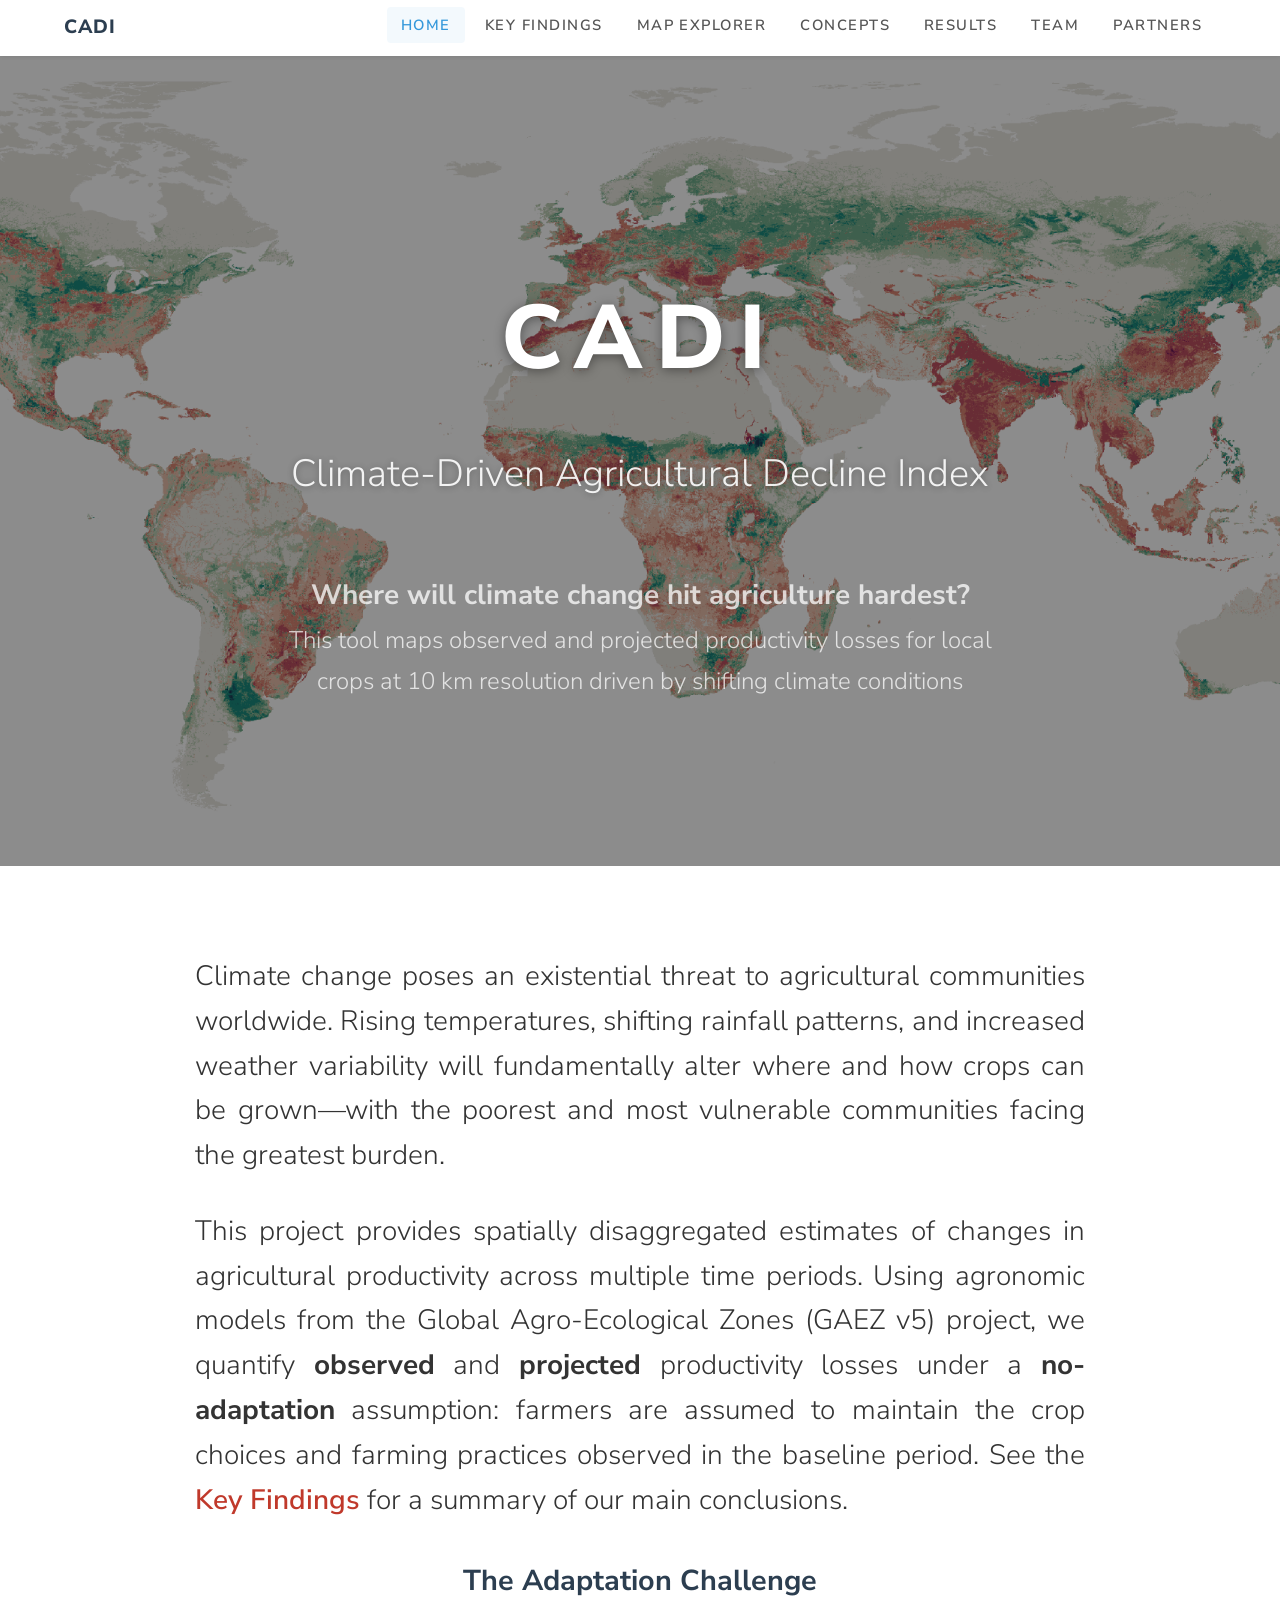
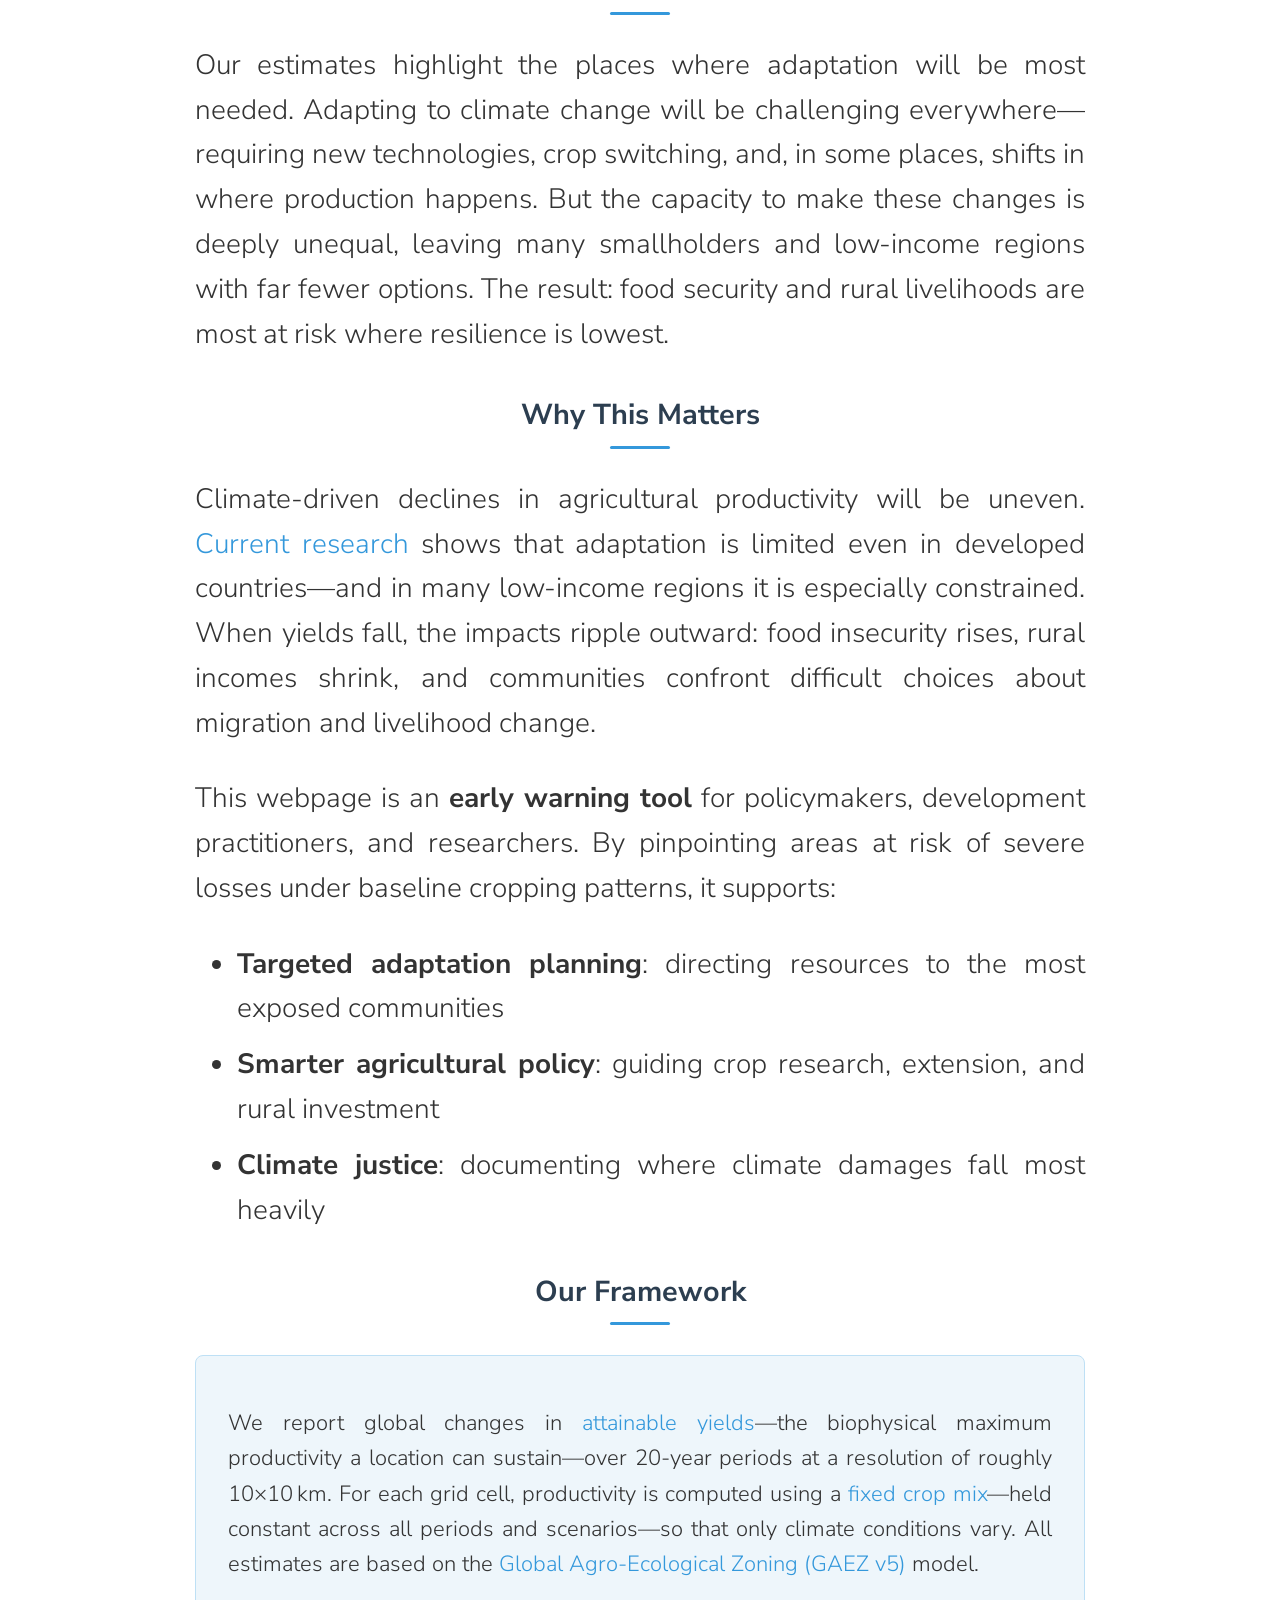
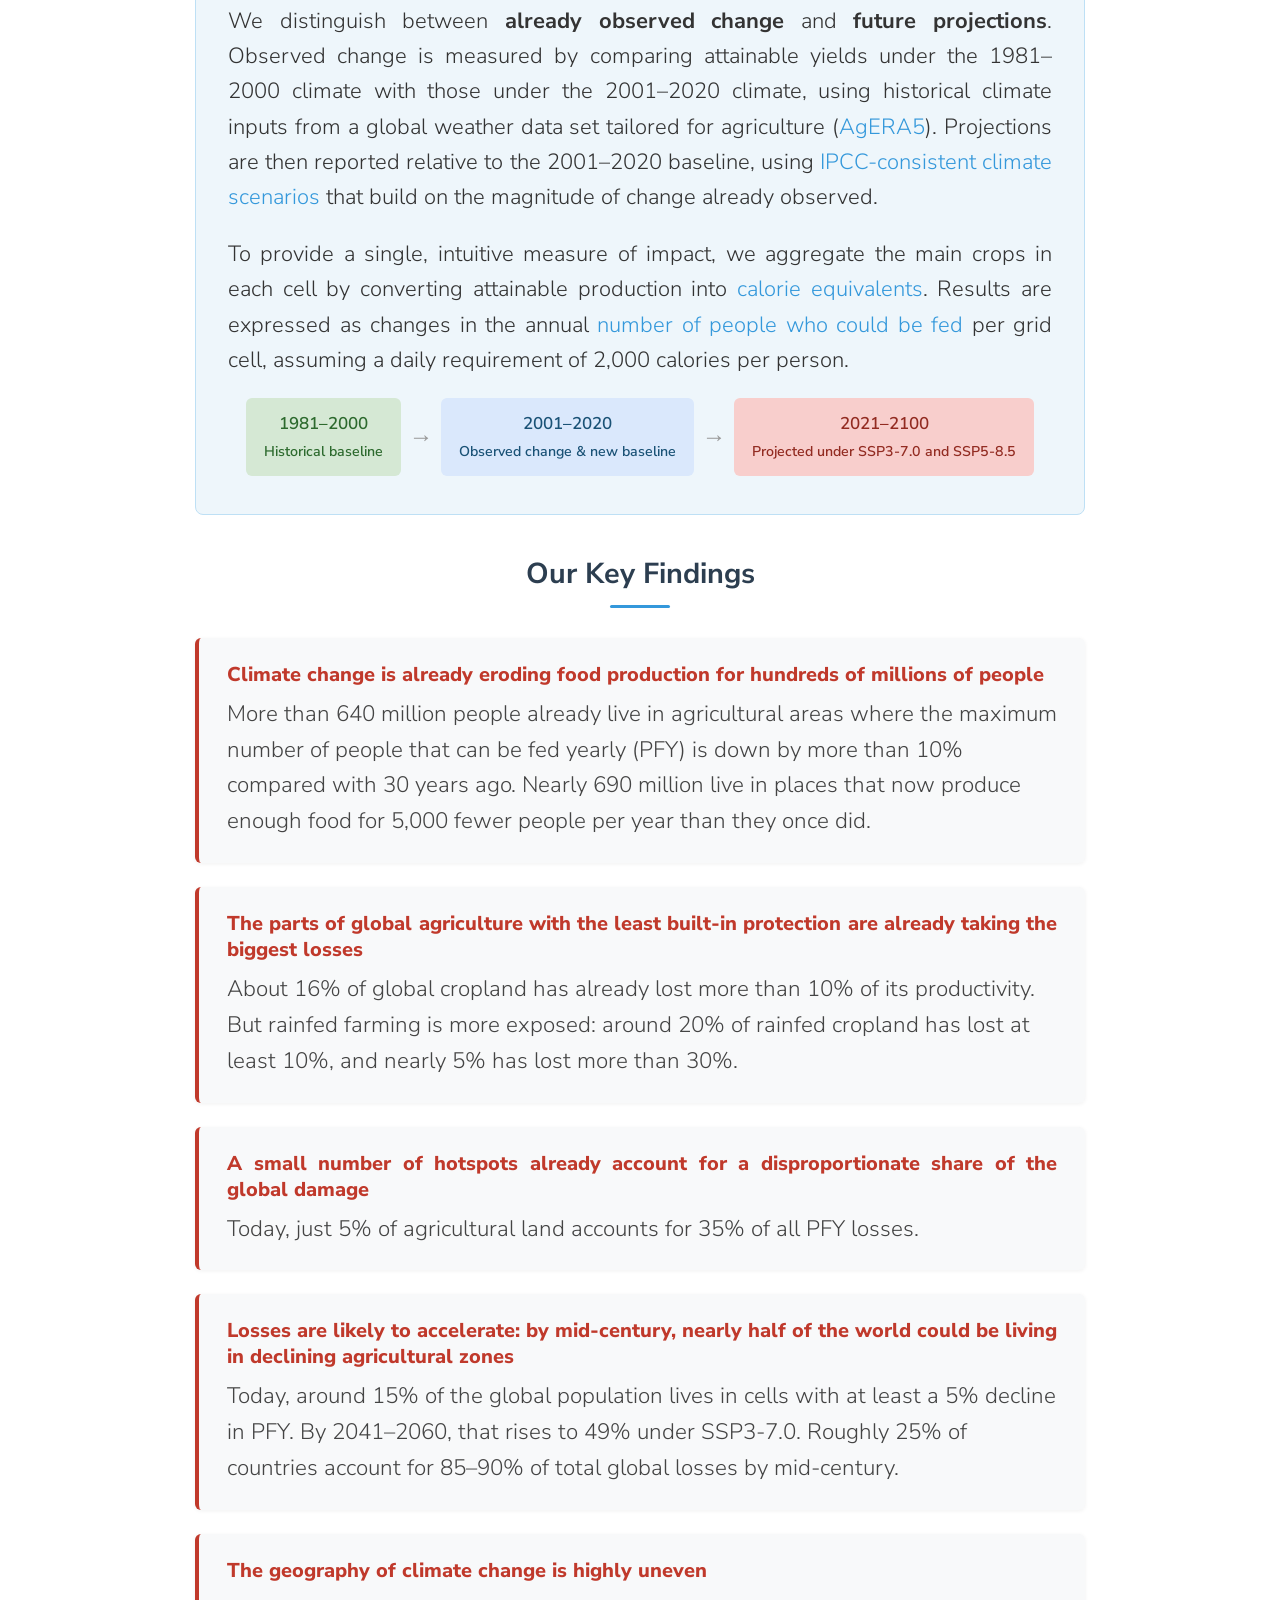
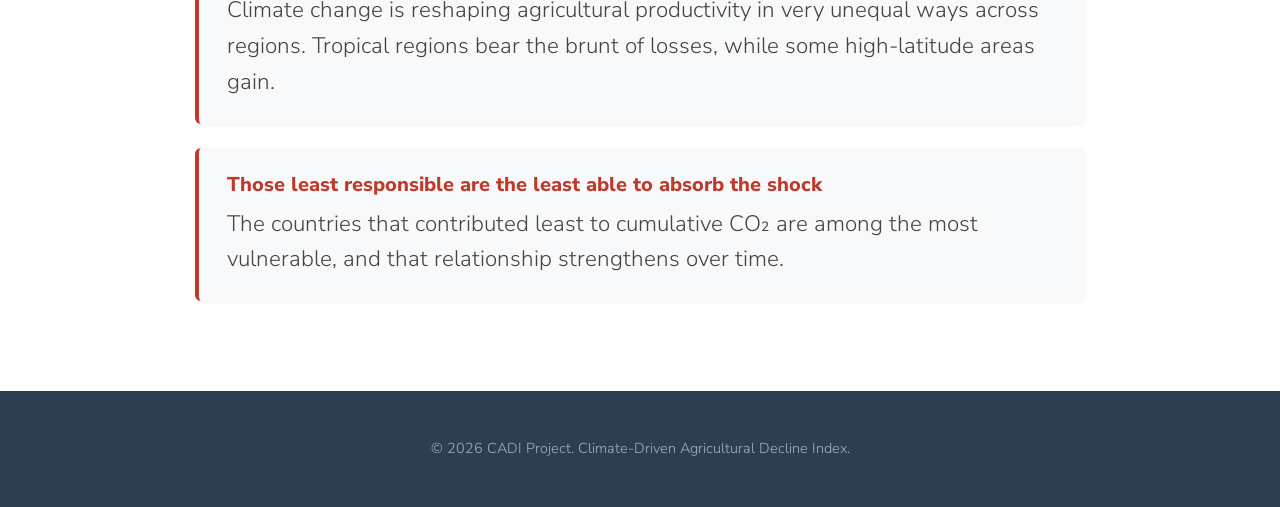
<file: index.html>
<!DOCTYPE html>
<html lang="en">
<head>
  <meta charset="UTF-8">
  <meta name="viewport" content="width=device-width, initial-scale=1">
  <title>CADI – Climate-Driven Agricultural Decline Index</title>
  <link rel="stylesheet" href="css/cadi-style.css">
</head>
<body class="has-navbar">

<!-- ===== Navbar ===== -->
<nav class="cadi-navbar">
  <div class="nav-container">
    <a href="index.html" class="nav-brand">CADI</a>
    <button class="nav-toggle" aria-label="Toggle navigation" onclick="document.querySelector('.nav-links').classList.toggle('open')">
      <span></span><span></span><span></span>
    </button>
    <ul class="nav-links">
      <li><a href="index.html" class="active">Home</a></li>
      <li><a href="index.html#key-findings">Key Findings</a></li>
      <li><a href="ssp370_absolute.html">Map Explorer</a></li>
      <li><a href="concepts.html">Concepts</a></li>
      <li><a href="results.html">Results</a></li>
      <li><a href="team.html">Team</a></li>
      <li><a href="partners.html">Partners</a></li>
    </ul>
  </div>
</nav>

<!-- ===== Hero Section ===== -->
<section class="cadi-hero" style="background-image: url('map_absolute_4160.png');">
  <div class="cadi-hero-content">
    <div class="hero-abbrev" style="font-size: 90px;">CADI</div>
    <div class="hero-title" style="font-size: 42px;"><span style="font-size: 38px;">Climate-Driven Agricultural Decline Index</span></div>
    <div class="hero-subtitle" style="font-size: 24px;">
      <strong><span style="font-size: 28px;">Where will climate change hit agriculture hardest?</span></strong><br>
       This tool maps observed and projected productivity losses for local crops at 10 km resolution driven by shifting climate conditions
    </div>
  </div>
</section>

<!-- ===== Intro Text ===== -->
<div class="cadi-section" style="font-size: 28px; line-height: 1.6;">

  <p>Climate change poses an existential threat to agricultural communities worldwide. Rising temperatures, shifting rainfall patterns, and increased weather variability will fundamentally alter where and how crops can be grown—with the poorest and most vulnerable communities facing the greatest burden.</p>

  <!-- ===== Main body text ===== -->
  <p>This project provides spatially disaggregated estimates of changes in agricultural productivity across multiple time periods. Using agronomic models from the Global Agro-Ecological Zones (GAEZ v5) project, we quantify <strong>observed</strong> and <strong>projected</strong> productivity losses under a <strong>no-adaptation</strong> assumption: farmers are assumed to maintain the crop choices and farming practices observed in the baseline period. See the <a href="#key-findings" style="color: #c0392b; font-weight: 600;">Key Findings</a> for a summary of our main conclusions.</p>

  <!-- ===== The Adaptation Challenge ===== -->
  <div class="section-heading mt-4">
    <h2>The Adaptation Challenge</h2>
  </div>

  <p>Our estimates highlight the places where adaptation will be most needed. Adapting to climate change will be challenging everywhere—requiring new technologies, crop switching, and, in some places, shifts in where production happens. But the capacity to make these changes is deeply unequal, leaving many smallholders and low-income regions with far fewer options. The result: food security and rural livelihoods are most at risk where resilience is lowest.</p>

  <!-- ===== Why This Matters ===== -->
  <div class="section-heading mt-4">
    <h2>Why This Matters</h2>
  </div>

  <p>Climate-driven declines in agricultural productivity will be uneven. <a href="https://doi.org/10.1257/pol.20130025" target="_blank">Current research</a> shows that adaptation is limited even in developed countries—and in many low-income regions it is especially constrained. When yields fall, the impacts ripple outward: food insecurity rises, rural incomes shrink, and communities confront difficult choices about migration and livelihood change.</p>

  <p>This webpage is an <strong>early warning tool</strong> for policymakers, development practitioners, and researchers. By pinpointing areas at risk of severe losses under baseline cropping patterns, it supports:</p>

  <ul>
    <li><strong>Targeted adaptation planning</strong>: directing resources to the most exposed communities</li>
    <li><strong>Smarter agricultural policy</strong>: guiding crop research, extension, and rural investment</li>
    <li><strong>Climate justice</strong>: documenting where climate damages fall most heavily</li>
  </ul>

  <!-- ===== Our Framework ===== -->
  <div class="section-heading mt-4">
    <h2>Our Framework</h2>
  </div>
  <div class="baseline-box" style="font-size: 22px; line-height: 1.6;">
    <p>We report global changes in <a href="concepts.html#attainable-yield">attainable yields</a>—the biophysical maximum productivity a location can sustain—over 20-year periods at a resolution of roughly 10×10 km. For each grid cell, productivity is computed using a <a href="concepts.html#crop-mix">fixed crop mix</a>—held constant across all periods and scenarios—so that only climate conditions vary. All estimates are based on the <a href="https://gaez.fao.org" target="_blank">Global Agro-Ecological Zoning (GAEZ v5)</a> model.</p>
    <p>We distinguish between <strong>already observed change</strong> and <strong>future projections</strong>. Observed change is measured by comparing attainable yields under the 1981–2000 climate with those under the 2001–2020 climate, using historical climate inputs from a global weather data set tailored for agriculture (<a href="concepts.html#maps">AgERA5</a>). Projections are then reported relative to the 2001–2020 baseline, using <a href="concepts.html#climate-scenarios">IPCC-consistent climate scenarios</a> that build on the magnitude of change already observed.</p>
    <p>To provide a single, intuitive measure of impact, we aggregate the main crops in each cell by converting attainable production into <a href="concepts.html#caloric-yield">calorie equivalents</a>. Results are expressed as changes in the annual <a href="concepts.html#pfy">number of people who could be fed</a> per grid cell, assuming a daily requirement of 2,000 calories per person.</p>

    <div class="baseline-timeline" style="font-size: 20px;">
      <div class="timeline-block past">1981–2000<br><small>Historical baseline</small></div>
      <div class="timeline-arrow">→</div>
      <div class="timeline-block baseline">2001–2020<br><small>Observed change &amp; new baseline</small></div>
      <div class="timeline-arrow">→</div>
      <div class="timeline-block future">2021–2100<br><small>Projected under SSP3-7.0 and SSP5-8.5</small></div>
    </div>
  </div>

  <!-- ===== Our Key Findings ===== -->
  <div class="section-heading mt-4" id="key-findings">
    <h2>Our Key Findings</h2>
  </div>
  <div class="findings-grid">
    <div class="finding-card">
      <div class="finding-number">Climate change is already eroding food production for hundreds of millions of people</div>
      <div class="finding-text">More than 640 million people already live in agricultural areas where the maximum number of people that can be fed yearly (PFY) is down by more than 10% compared with 30 years ago. Nearly 690 million live in places that now produce enough food for 5,000 fewer people per year than they once did.</div>
    </div>
    <div class="finding-card">
      <div class="finding-number">The parts of global agriculture with the least built-in protection are already taking the biggest losses</div>
      <div class="finding-text">About 16% of global cropland has already lost more than 10% of its productivity. But rainfed farming is more exposed: around 20% of rainfed cropland has lost at least 10%, and nearly 5% has lost more than 30%.</div>
    </div>
    <div class="finding-card">
      <div class="finding-number">A small number of hotspots already account for a disproportionate share of the global damage</div>
      <div class="finding-text">Today, just 5% of agricultural land accounts for 35% of all PFY losses.</div>
    </div>
    <div class="finding-card">
      <div class="finding-number">Losses are likely to accelerate: by mid-century, nearly half of the world could be living in declining agricultural zones</div>
      <div class="finding-text">Today, around 15% of the global population lives in cells with at least a 5% decline in PFY. By 2041–2060, that rises to 49% under SSP3-7.0. Roughly 25% of countries account for 85–90% of total global losses by mid-century.</div>
    </div>
    <div class="finding-card">
      <div class="finding-number">The geography of climate change is highly uneven</div>
      <div class="finding-text">Climate change is reshaping agricultural productivity in very unequal ways across regions. Tropical regions bear the brunt of losses, while some high-latitude areas gain.</div>
    </div>
    <div class="finding-card">
      <div class="finding-number">Those least responsible are the least able to absorb the shock</div>
      <div class="finding-text">The countries that contributed least to cumulative CO₂ are among the most vulnerable, and that relationship strengthens over time.</div>
    </div>
  </div>

</div>

<!-- ===== Footer ===== -->
<footer class="cadi-footer">
  <p>&copy; 2026 CADI Project. Climate-Driven Agricultural Decline Index.</p>
</footer>

</body>
</html>
</file>
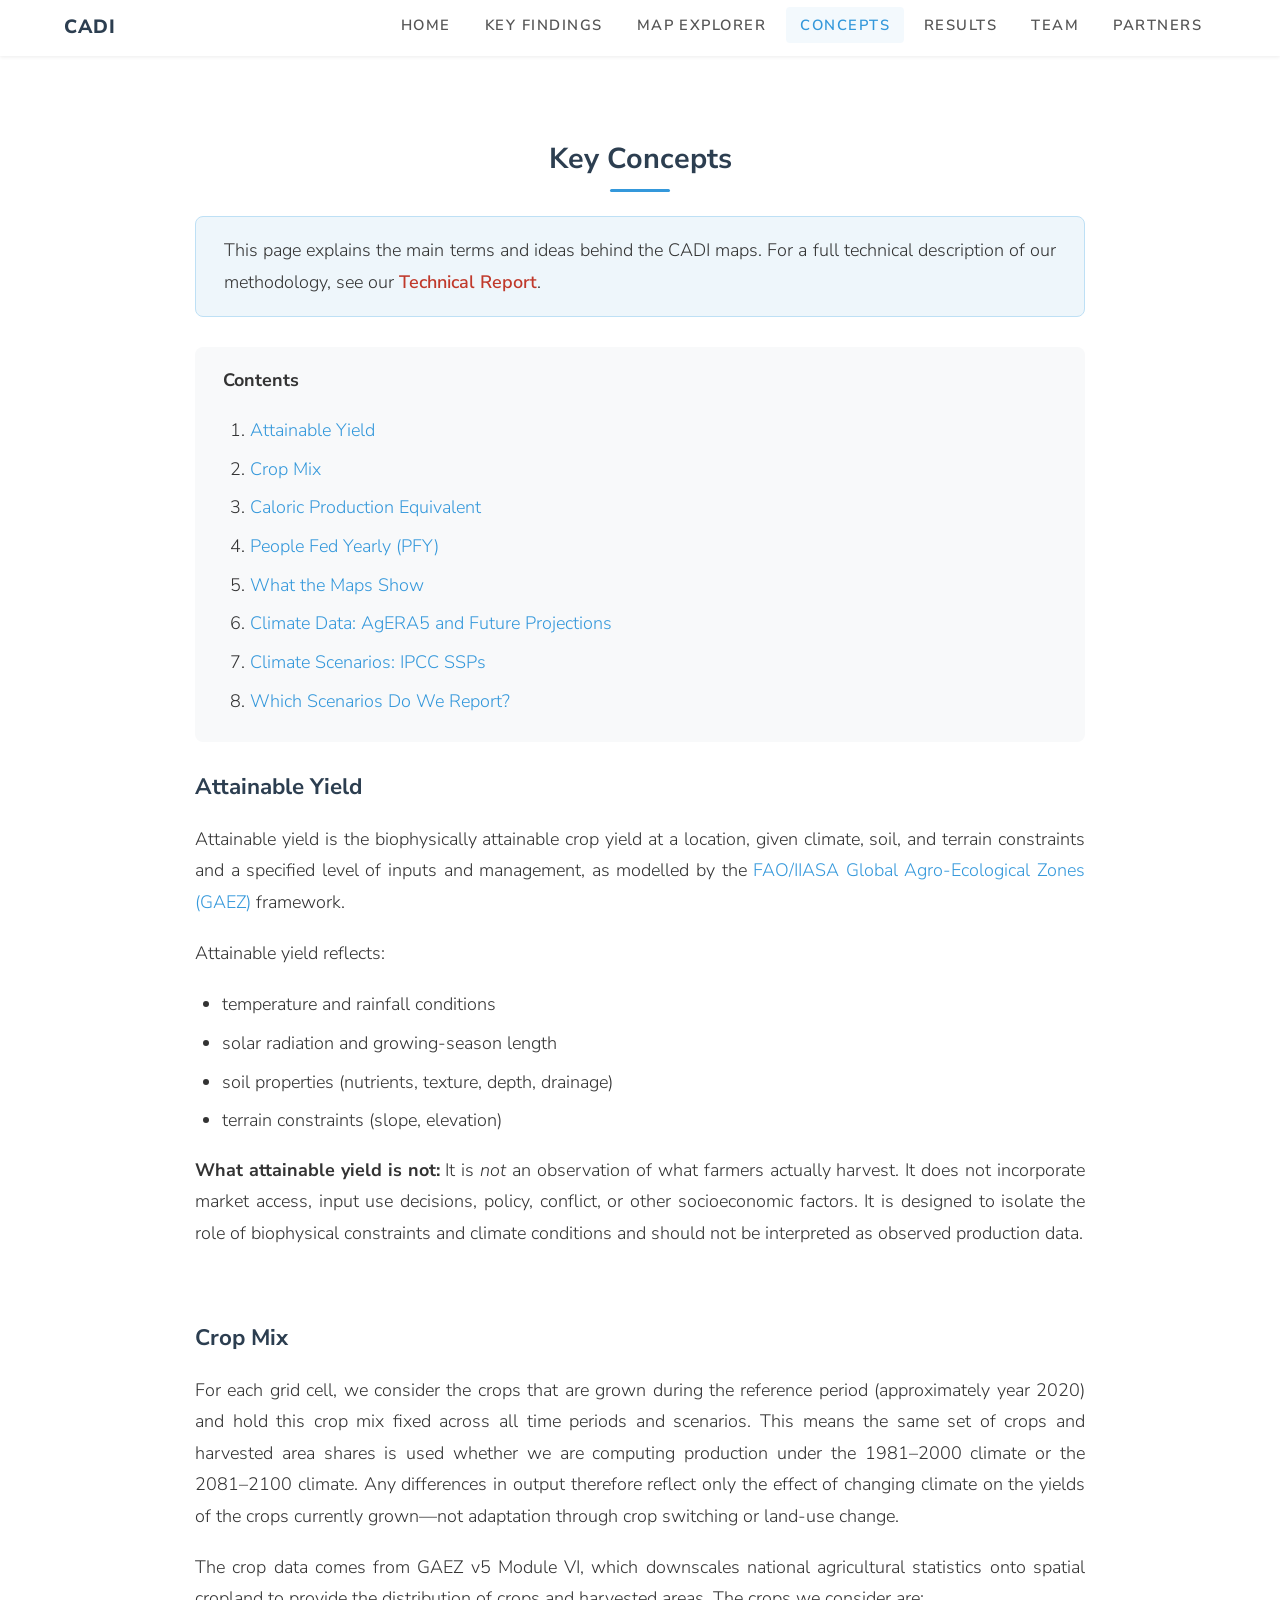
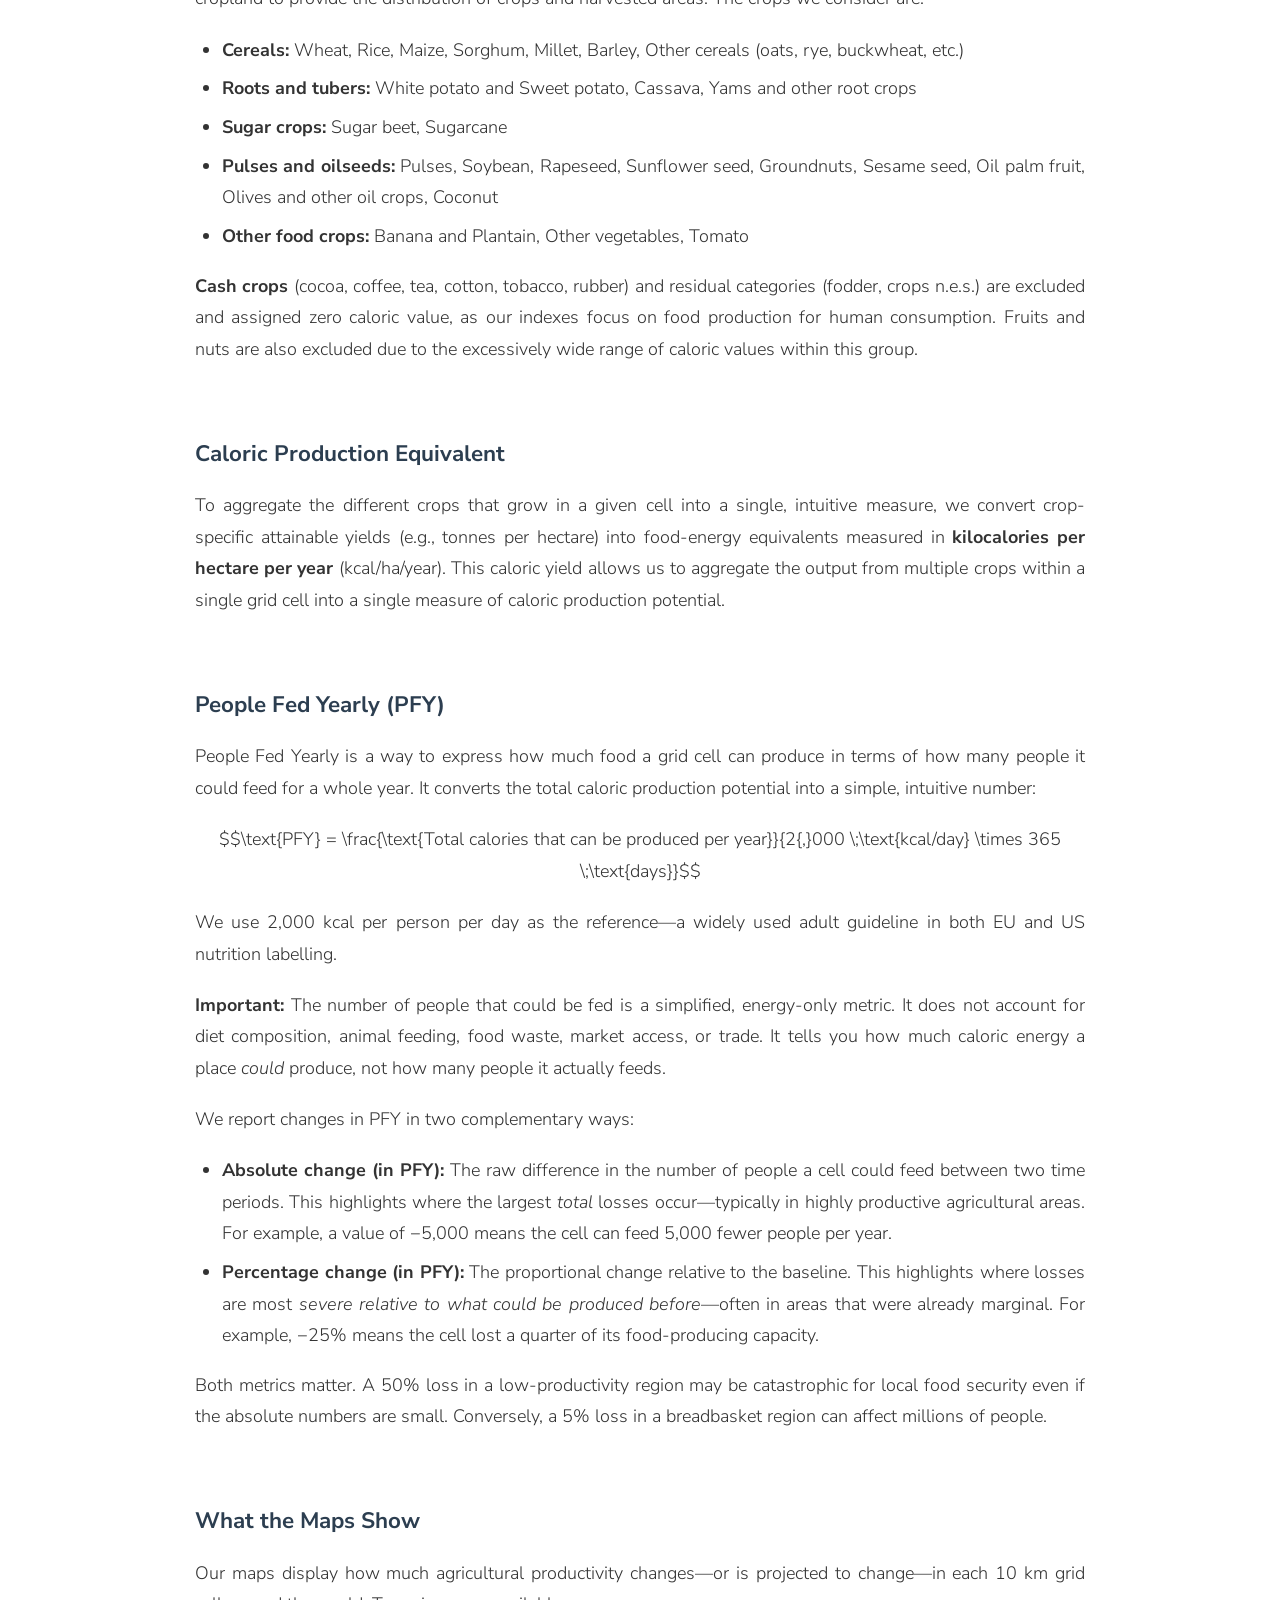
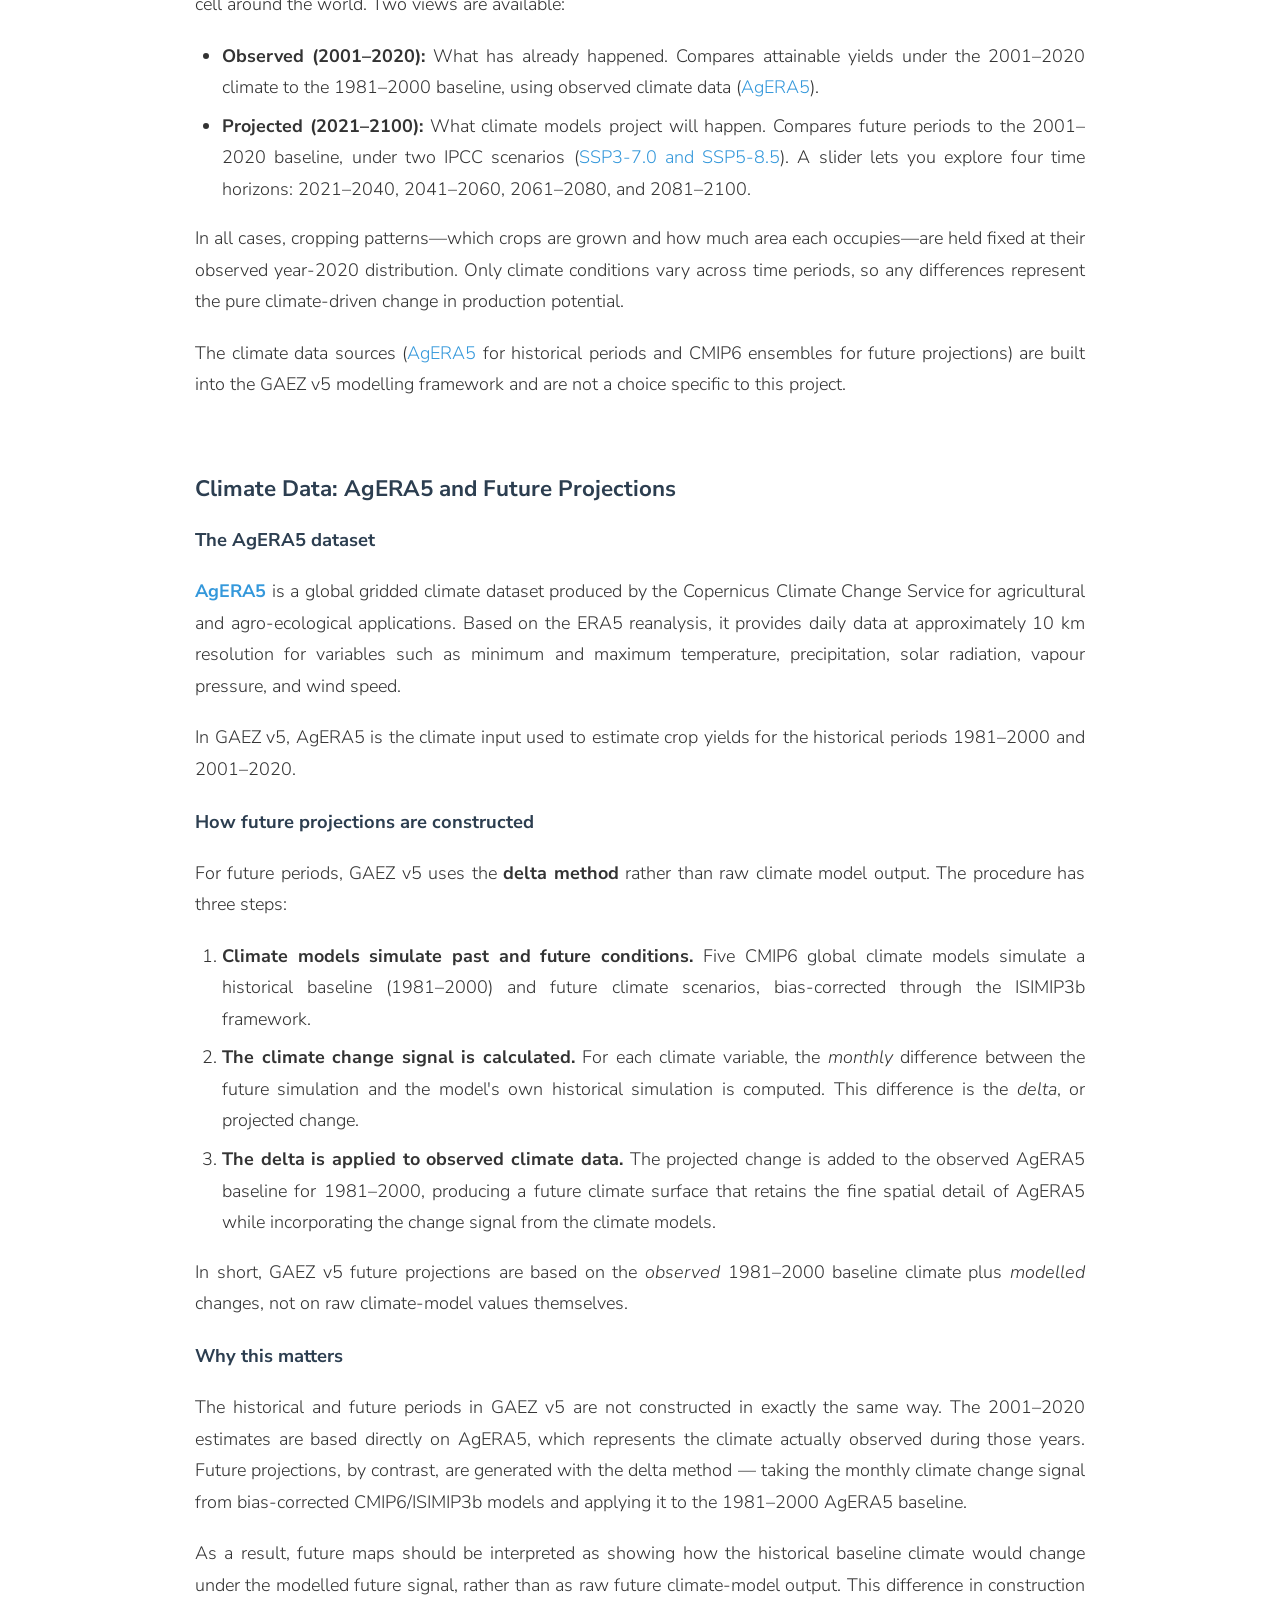
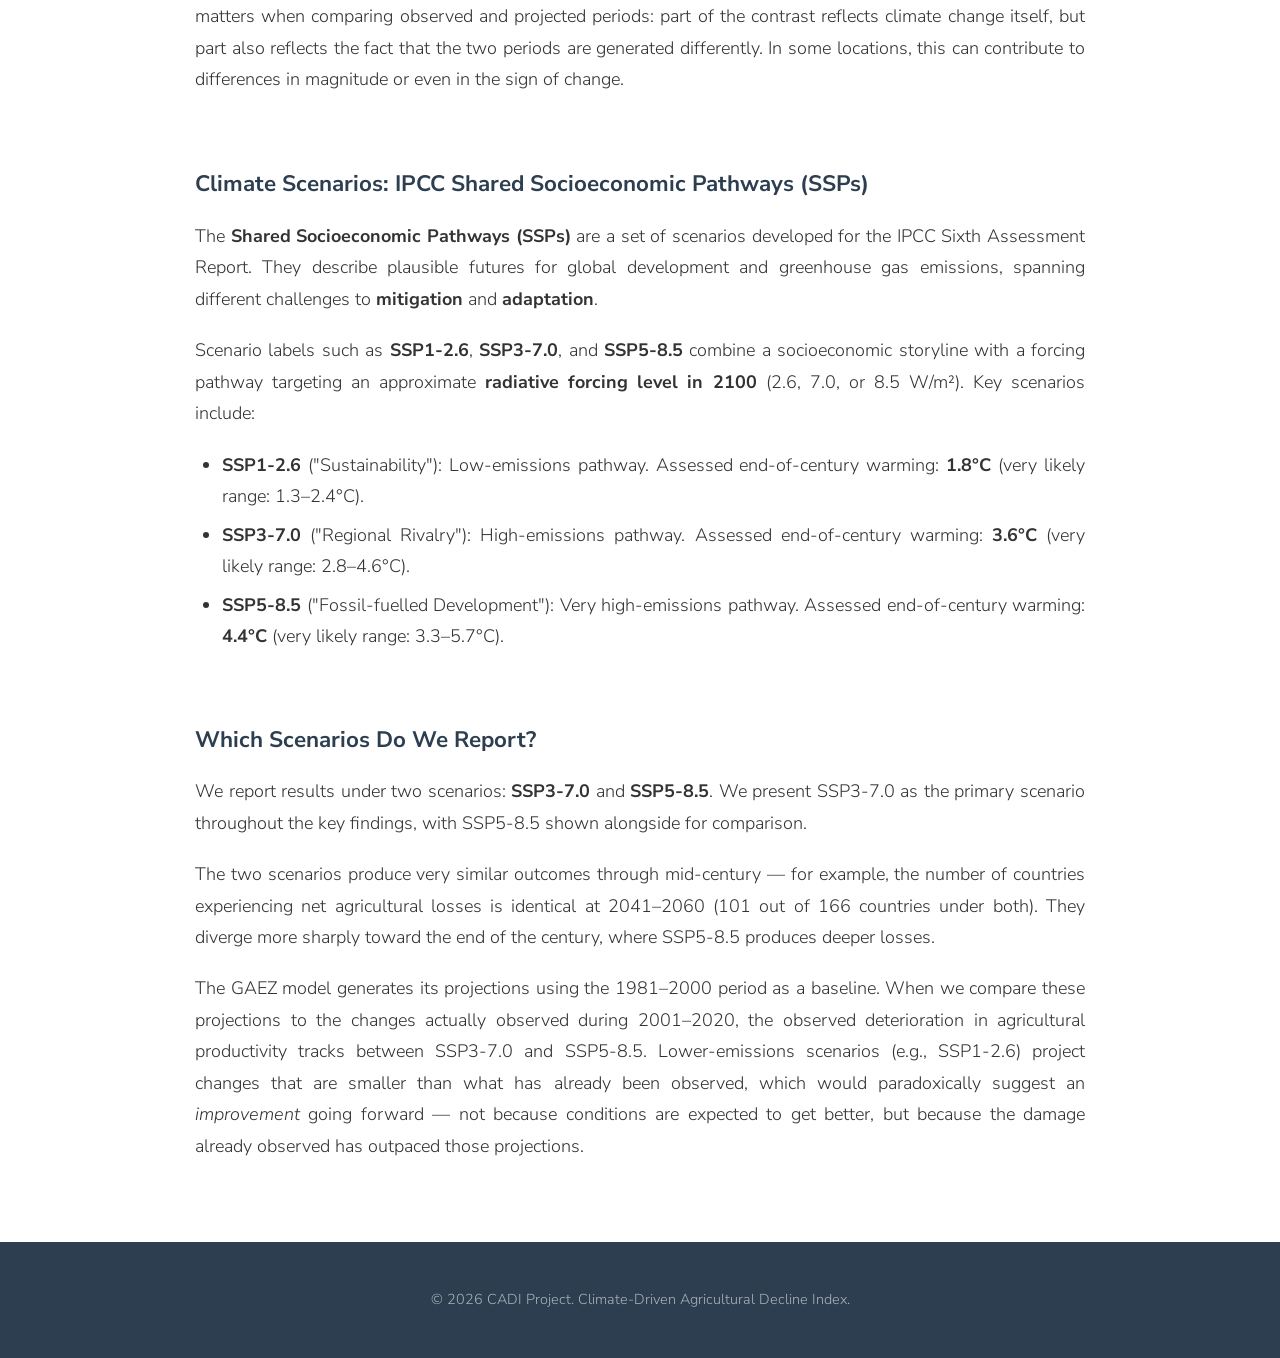
<file: concepts.html>
<!DOCTYPE html>
<html lang="en">
<head>
  <meta charset="UTF-8">
  <meta name="viewport" content="width=device-width, initial-scale=1">
  <title>CADI – Key Concepts</title>
  <link rel="stylesheet" href="css/cadi-style.css">
  <script type="text/javascript" src="https://mathjax.rstudio.com/latest/MathJax.js?config=TeX-AMS-MML_HTMLorMML"></script>
</head>
<body class="has-navbar">

<!-- ===== Navbar ===== -->
<nav class="cadi-navbar">
  <div class="nav-container">
    <a href="index.html" class="nav-brand">CADI</a>
    <button class="nav-toggle" aria-label="Toggle navigation" onclick="document.querySelector('.nav-links').classList.toggle('open')">
      <span></span><span></span><span></span>
    </button>
    <ul class="nav-links">
      <li><a href="index.html">Home</a></li>
      <li><a href="index.html#key-findings">Key Findings</a></li>
      <li><a href="ssp370_absolute.html">Map Explorer</a></li>
      <li><a href="concepts.html" class="active">Concepts</a></li>
      <li><a href="results.html">Results</a></li>
      <li><a href="team.html">Team</a></li>
      <li><a href="partners.html">Partners</a></li>
    </ul>
  </div>
</nav>

<div class="cadi-section">

  <div class="section-heading">
    <h2>Key Concepts</h2>
  </div>

  <div style="background: #eef6fb; border: 1px solid #bee0f5; border-radius: 8px; padding: 18px 28px; margin-bottom: 30px;">
    <p style="margin: 0;">This page explains the main terms and ideas behind the CADI maps. For a full technical description of our methodology, see our <a href="CADI_technical_report.pdf" target="_blank" style="color: #c0392b; font-weight: 600;">Technical Report</a>.</p>
  </div>

  <!-- ===== Table of Contents ===== -->
  <div style="background: #f8f9fa; border-radius: 8px; padding: 18px 28px; margin-bottom: 30px;">
    <strong>Contents</strong>
    <ol style="margin-bottom: 0;">
      <li><a href="#attainable-yield">Attainable Yield</a></li>
      <li><a href="#crop-mix">Crop Mix</a></li>
      <li><a href="#caloric-yield">Caloric Production Equivalent</a></li>
      <li><a href="#pfy">People Fed Yearly (PFY)</a></li>
      <li><a href="#maps">What the Maps Show</a></li>
      <li><a href="#agera5">Climate Data: AgERA5 and Future Projections</a></li>
      <li><a href="#climate-scenarios">Climate Scenarios: IPCC SSPs</a></li>
      <li><a href="#scenario-selection">Which Scenarios Do We Report?</a></li>
    </ol>
  </div>

  <!-- ===== Attainable Yield ===== -->
  <h3 id="attainable-yield">Attainable Yield</h3>
  <p>Attainable yield is the biophysically attainable crop yield at a location, given climate, soil, and terrain constraints and a specified level of inputs and management, as modelled by the <a href="https://gaez.fao.org" target="_blank">FAO/IIASA Global Agro-Ecological Zones (GAEZ)</a> framework.</p>
  <p>Attainable yield reflects:</p>
  <ul>
    <li>temperature and rainfall conditions</li>
    <li>solar radiation and growing-season length</li>
    <li>soil properties (nutrients, texture, depth, drainage)</li>
    <li>terrain constraints (slope, elevation)</li>
  </ul>
  <p><strong>What attainable yield is not:</strong> It is <em>not</em> an observation of what farmers actually harvest. It does not incorporate market access, input use decisions, policy, conflict, or other socioeconomic factors. It is designed to isolate the role of biophysical constraints and climate conditions and should not be interpreted as observed production data.</p>

  <br>

  <!-- ===== Crop Mix ===== -->
  <h3 id="crop-mix">Crop Mix</h3>
  <p>For each grid cell, we consider the crops that are grown during the reference period (approximately year 2020) and hold this crop mix fixed across all time periods and scenarios. This means the same set of crops and harvested area shares is used whether we are computing production under the 1981–2000 climate or the 2081–2100 climate. Any differences in output therefore reflect only the effect of changing climate on the yields of the crops currently grown—not adaptation through crop switching or land-use change.</p>
  <p>The crop data comes from GAEZ v5 Module VI, which downscales national agricultural statistics onto spatial cropland to provide the distribution of crops and harvested areas. The crops we consider are:</p>
  <ul>
    <li><strong>Cereals:</strong> Wheat, Rice, Maize, Sorghum, Millet, Barley, Other cereals (oats, rye, buckwheat, etc.)</li>
    <li><strong>Roots and tubers:</strong> White potato and Sweet potato, Cassava, Yams and other root crops</li>
    <li><strong>Sugar crops:</strong> Sugar beet, Sugarcane</li>
    <li><strong>Pulses and oilseeds:</strong> Pulses, Soybean, Rapeseed, Sunflower seed, Groundnuts, Sesame seed, Oil palm fruit, Olives and other oil crops, Coconut</li>
    <li><strong>Other food crops:</strong> Banana and Plantain, Other vegetables, Tomato</li>
  </ul>
  <p><strong>Cash crops</strong> (cocoa, coffee, tea, cotton, tobacco, rubber) and residual categories (fodder, crops n.e.s.) are excluded and assigned zero caloric value, as our indexes focus on food production for human consumption. Fruits and nuts are also excluded due to the excessively wide range of caloric values within this group.</p>

  <br>

  <!-- ===== Caloric Production Equivalent ===== -->
  <h3 id="caloric-yield">Caloric Production Equivalent</h3>
  <p>To aggregate the different crops that grow in a given cell into a single, intuitive measure, we convert crop-specific attainable yields (e.g., tonnes per hectare) into food-energy equivalents measured in <strong>kilocalories per hectare per year</strong> (kcal/ha/year). This caloric yield allows us to aggregate the output from multiple crops within a single grid cell into a single measure of caloric production potential.</p>

  <br>

  <!-- ===== People Fed Yearly ===== -->
  <h3 id="pfy">People Fed Yearly (PFY)</h3>
  <p>People Fed Yearly is a way to express how much food a grid cell can produce in terms of how many people it could feed for a whole year. It converts the total caloric production potential into a simple, intuitive number:</p>
  <p style="text-align:center;">
    $$\text{PFY} = \frac{\text{Total calories that can be produced per year}}{2{,}000 \;\text{kcal/day} \times 365 \;\text{days}}$$
  </p>
  <p>We use 2,000 kcal per person per day as the reference—a widely used adult guideline in both EU and US nutrition labelling.</p>
  <p><strong>Important:</strong> The number of people that could be fed is a simplified, energy-only metric. It does not account for diet composition, animal feeding, food waste, market access, or trade. It tells you how much caloric energy a place <em>could</em> produce, not how many people it actually feeds.</p>

  <p>We report changes in PFY in two complementary ways:</p>
  <ul>
    <li><strong>Absolute change (in PFY):</strong> The raw difference in the number of people a cell could feed between two time periods. This highlights where the largest <em>total</em> losses occur—typically in highly productive agricultural areas. For example, a value of &minus;5,000 means the cell can feed 5,000 fewer people per year.</li>
    <li><strong>Percentage change (in PFY):</strong> The proportional change relative to the baseline. This highlights where losses are most <em>severe relative to what could be produced before</em>—often in areas that were already marginal. For example, &minus;25% means the cell lost a quarter of its food-producing capacity.</li>
  </ul>
  <p>Both metrics matter. A 50% loss in a low-productivity region may be catastrophic for local food security even if the absolute numbers are small. Conversely, a 5% loss in a breadbasket region can affect millions of people.</p>

  <br>

  <!-- ===== What the Maps Show ===== -->
  <h3 id="maps">What the Maps Show</h3>
  <p>Our maps display how much agricultural productivity changes—or is projected to change—in each 10&nbsp;km grid cell around the world. Two views are available:</p>
  <ul>
    <li><strong>Observed (2001–2020):</strong> What has already happened. Compares attainable yields under the 2001–2020 climate to the 1981–2000 baseline, using observed climate data (<a href="#agera5">AgERA5</a>).</li>
    <li><strong>Projected (2021–2100):</strong> What climate models project will happen. Compares future periods to the 2001–2020 baseline, under two IPCC scenarios (<a href="#climate-scenarios">SSP3-7.0 and SSP5-8.5</a>). A slider lets you explore four time horizons: 2021–2040, 2041–2060, 2061–2080, and 2081–2100.</li>
  </ul>
  <p>In all cases, cropping patterns—which crops are grown and how much area each occupies—are held fixed at their observed year-2020 distribution. Only climate conditions vary across time periods, so any differences represent the pure climate-driven change in production potential.</p>
  <p>The climate data sources (<a href="#agera5">AgERA5</a> for historical periods and CMIP6 ensembles for future projections) are built into the GAEZ v5 modelling framework and are not a choice specific to this project.</p>

  <br>

  <!-- ===== AgERA5 and Future Projections ===== -->
  <h3 id="agera5">Climate Data: AgERA5 and Future Projections</h3>

  <h4>The AgERA5 dataset</h4>
  <p><strong><a href="https://cds.climate.copernicus.eu/datasets/sis-agrometeorological-indicators" target="_blank">AgERA5</a></strong> is a global gridded climate dataset produced by the Copernicus Climate Change Service for agricultural and agro-ecological applications. Based on the ERA5 reanalysis, it provides daily data at approximately 10&nbsp;km resolution for variables such as minimum and maximum temperature, precipitation, solar radiation, vapour pressure, and wind speed.</p>
  <p>In GAEZ&nbsp;v5, AgERA5 is the climate input used to estimate crop yields for the historical periods 1981–2000 and 2001–2020.</p>

  <h4>How future projections are constructed</h4>
  <p>For future periods, GAEZ&nbsp;v5 uses the <strong>delta method</strong> rather than raw climate model output. The procedure has three steps:</p>
  <ol>
    <li><strong>Climate models simulate past and future conditions.</strong> Five CMIP6 global climate models simulate a historical baseline (1981–2000) and future climate scenarios, bias-corrected through the ISIMIP3b framework.</li>
    <li><strong>The climate change signal is calculated.</strong> For each climate variable, the <em>monthly</em> difference between the future simulation and the model's own historical simulation is computed. This difference is the <em>delta</em>, or projected change.</li>
    <li><strong>The delta is applied to observed climate data.</strong> The projected change is added to the observed AgERA5 baseline for 1981–2000, producing a future climate surface that retains the fine spatial detail of AgERA5 while incorporating the change signal from the climate models.</li>
  </ol>
  <p>In short, GAEZ&nbsp;v5 future projections are based on the <em>observed</em> 1981–2000 baseline climate plus <em>modelled</em> changes, not on raw climate-model values themselves.</p>

  <h4>Why this matters</h4>
  <p>The historical and future periods in GAEZ&nbsp;v5 are not constructed in exactly the same way. The 2001–2020 estimates are based directly on AgERA5, which represents the climate actually observed during those years. Future projections, by contrast, are generated with the delta method — taking the monthly climate change signal from bias-corrected CMIP6/ISIMIP3b models and applying it to the 1981–2000 AgERA5 baseline.</p>
  <p>As a result, future maps should be interpreted as showing how the historical baseline climate would change under the modelled future signal, rather than as raw future climate-model output. This difference in construction matters when comparing observed and projected periods: part of the contrast reflects climate change itself, but part also reflects the fact that the two periods are generated differently. In some locations, this can contribute to differences in magnitude or even in the sign of change.</p>

  <br>

  <!-- ===== Climate Scenarios: IPCC SSPs ===== -->
  <h3 id="climate-scenarios">Climate Scenarios: IPCC Shared Socioeconomic Pathways (SSPs)</h3>
  <p>The <strong>Shared Socioeconomic Pathways (SSPs)</strong> are a set of scenarios developed for the IPCC Sixth Assessment Report. They describe plausible futures for global development and greenhouse gas emissions, spanning different challenges to <strong>mitigation</strong> and <strong>adaptation</strong>.</p>
  <p>Scenario labels such as <strong>SSP1-2.6</strong>, <strong>SSP3-7.0</strong>, and <strong>SSP5-8.5</strong> combine a socioeconomic storyline with a forcing pathway targeting an approximate <strong>radiative forcing level in 2100</strong> (2.6, 7.0, or 8.5 W/m²). Key scenarios include:</p>
  <ul>
    <li><strong>SSP1-2.6</strong> ("Sustainability"): Low-emissions pathway. Assessed end-of-century warming: <strong>1.8°C</strong> (very likely range: 1.3–2.4°C).</li>
    <li><strong>SSP3-7.0</strong> ("Regional Rivalry"): High-emissions pathway. Assessed end-of-century warming: <strong>3.6°C</strong> (very likely range: 2.8–4.6°C).</li>
    <li><strong>SSP5-8.5</strong> ("Fossil-fuelled Development"): Very high-emissions pathway. Assessed end-of-century warming: <strong>4.4°C</strong> (very likely range: 3.3–5.7°C).</li>
  </ul>

  <br>

  <!-- ===== Scenario choice ===== -->
  <h3 id="scenario-selection">Which Scenarios Do We Report?</h3>
  <p>We report results under two scenarios: <strong>SSP3-7.0</strong> and <strong>SSP5-8.5</strong>. We present SSP3-7.0 as the primary scenario throughout the key findings, with SSP5-8.5 shown alongside for comparison.</p>
  <p>The two scenarios produce very similar outcomes through mid-century — for example, the number of countries experiencing net agricultural losses is identical at 2041–2060 (101 out of 166 countries under both). They diverge more sharply toward the end of the century, where SSP5-8.5 produces deeper losses.</p>
  <p>The GAEZ model generates its projections using the 1981–2000 period as a baseline. When we compare these projections to the changes actually observed during 2001–2020, the observed deterioration in agricultural productivity tracks between SSP3-7.0 and SSP5-8.5. Lower-emissions scenarios (e.g., SSP1-2.6) project changes that are smaller than what has already been observed, which would paradoxically suggest an <em>improvement</em> going forward — not because conditions are expected to get better, but because the damage already observed has outpaced those projections.</p>

</div><!-- end cadi-section -->

<!-- ===== Footer ===== -->
<footer class="cadi-footer">
  <p>&copy; 2026 CADI Project. Climate-Driven Agricultural Decline Index.</p>
</footer>

</body>
</html>
</file>
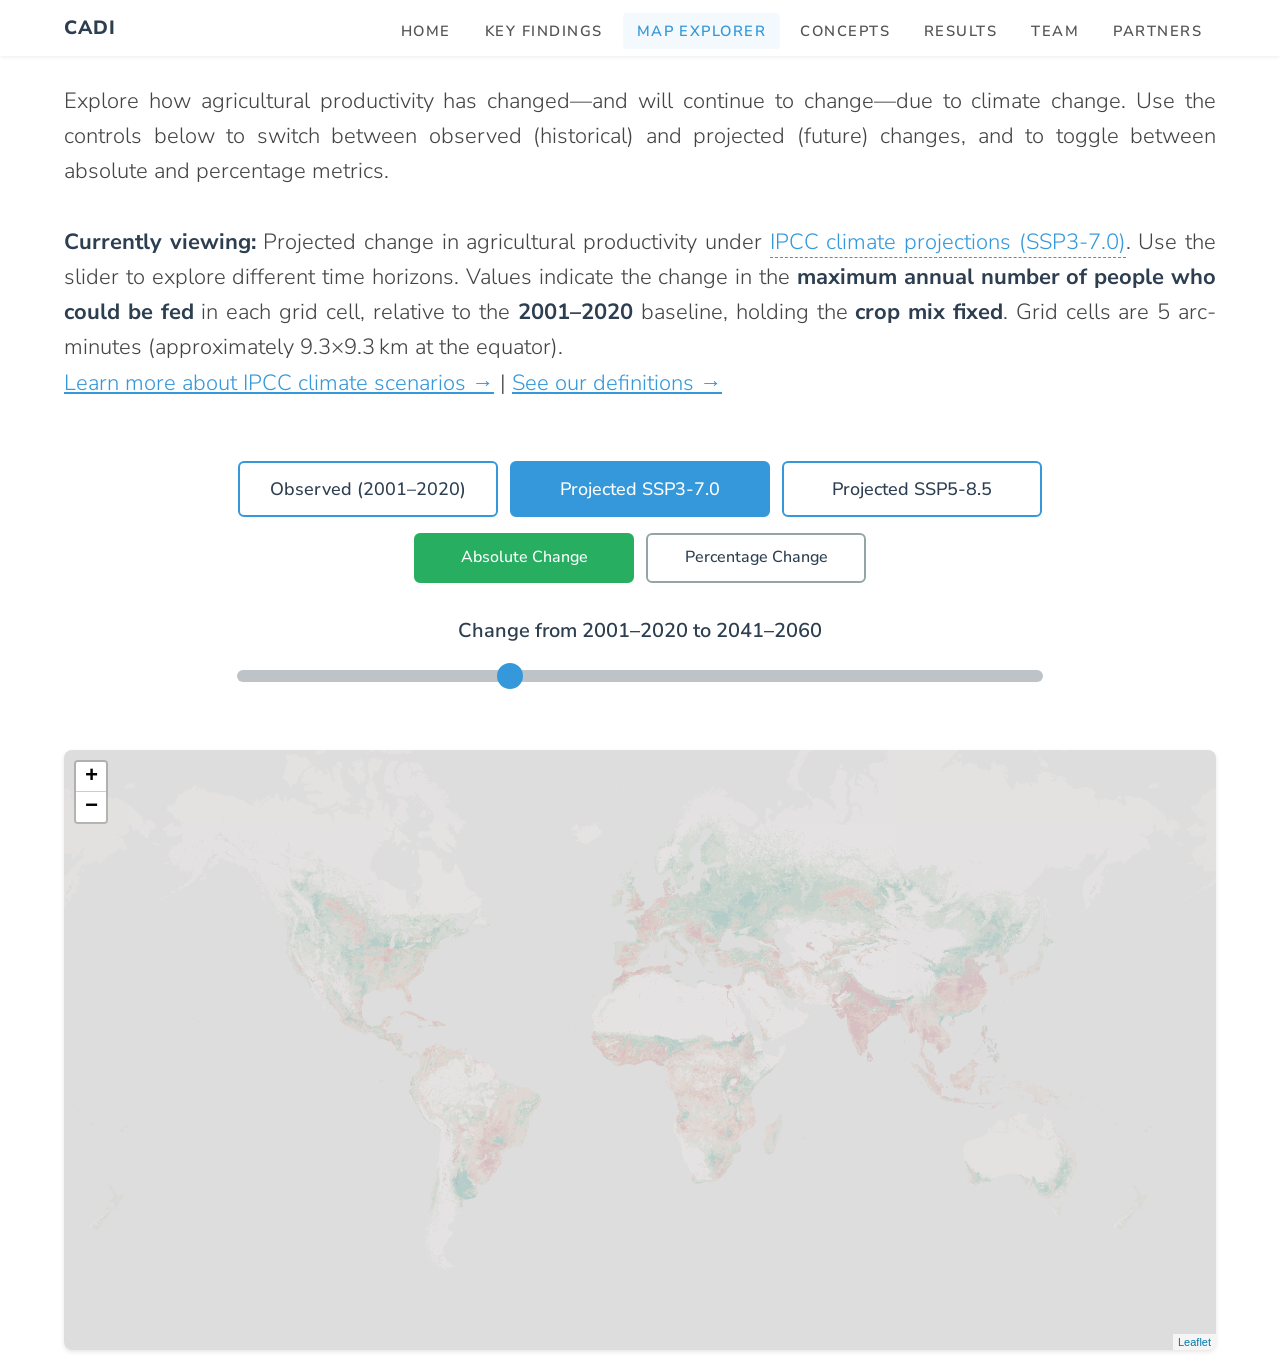
<file: map_explorer.html>
<!DOCTYPE html>
<html lang="en">
<head>
  <meta charset="UTF-8">
  <meta http-equiv="refresh" content="0; url=ssp370_absolute.html">
  <title>Map Explorer – Redirecting</title>
</head>
<body>
  <p>Redirecting to <a href="ssp370_absolute.html">Map Explorer</a>…</p>
</body>
</html>
</file>
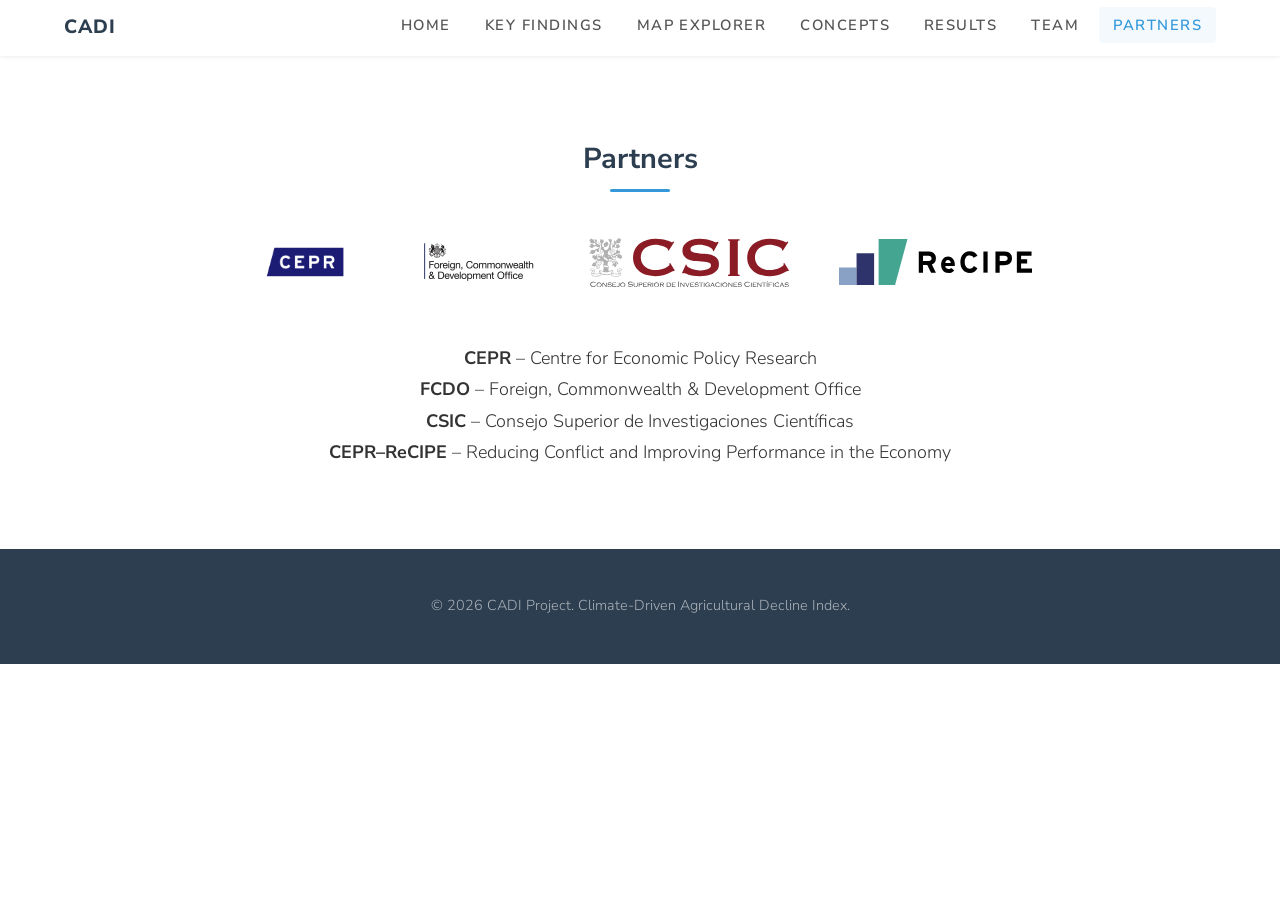
<file: partners.html>
<!DOCTYPE html>
<html lang="en">
<head>
  <meta charset="UTF-8">
  <meta name="viewport" content="width=device-width, initial-scale=1">
  <title>CADI – Partners</title>
  <link rel="stylesheet" href="css/cadi-style.css">
</head>
<body class="has-navbar">

<!-- ===== Navbar ===== -->
<nav class="cadi-navbar">
  <div class="nav-container">
    <a href="index.html" class="nav-brand">CADI</a>
    <button class="nav-toggle" aria-label="Toggle navigation" onclick="document.querySelector('.nav-links').classList.toggle('open')">
      <span></span><span></span><span></span>
    </button>
    <ul class="nav-links">
      <li><a href="index.html">Home</a></li>
      <li><a href="index.html#key-findings">Key Findings</a></li>
      <li><a href="ssp370_absolute.html">Map Explorer</a></li>
      <li><a href="concepts.html">Concepts</a></li>
      <li><a href="results.html">Results</a></li>
      <li><a href="team.html">Team</a></li>
      <li><a href="partners.html" class="active">Partners</a></li>
    </ul>
  </div>
</nav>

<div class="cadi-section">

  <div class="section-heading">
    <h2>Partners</h2>
  </div>

  <div class="partner-logos">
    <a href="https://cepr.org/" target="_blank" rel="noopener">
      <img src="img/cepr_logo.png" alt="CEPR">
    </a>
    <a href="https://www.gov.uk/government/organisations/foreign-commonwealth-development-office" target="_blank" rel="noopener">
      <img src="img/fcdo_logo.png" alt="FCDO">
    </a>
    <a href="https://www.csic.es/" target="_blank" rel="noopener">
      <img src="img/csic_logo.svg" alt="CSIC">
    </a>
    <a href="https://recipe.cepr.org/" target="_blank" rel="noopener">
      <img src="img/recipe_logo.svg" alt="CEPR–ReCIPE">
    </a>
  </div>

  <div style="text-align:center; margin-top: 30px;">
    <p>
      <strong>CEPR</strong> – Centre for Economic Policy Research<br>
      <strong>FCDO</strong> – Foreign, Commonwealth &amp; Development Office<br>
      <strong>CSIC</strong> – Consejo Superior de Investigaciones Científicas<br>
      <strong>CEPR–ReCIPE</strong> – Reducing Conflict and Improving Performance in the Economy
    </p>
  </div>

</div>

<!-- ===== Footer ===== -->
<footer class="cadi-footer">
  <p>&copy; 2026 CADI Project. Climate-Driven Agricultural Decline Index.</p>
</footer>

</body>
</html>
</file>
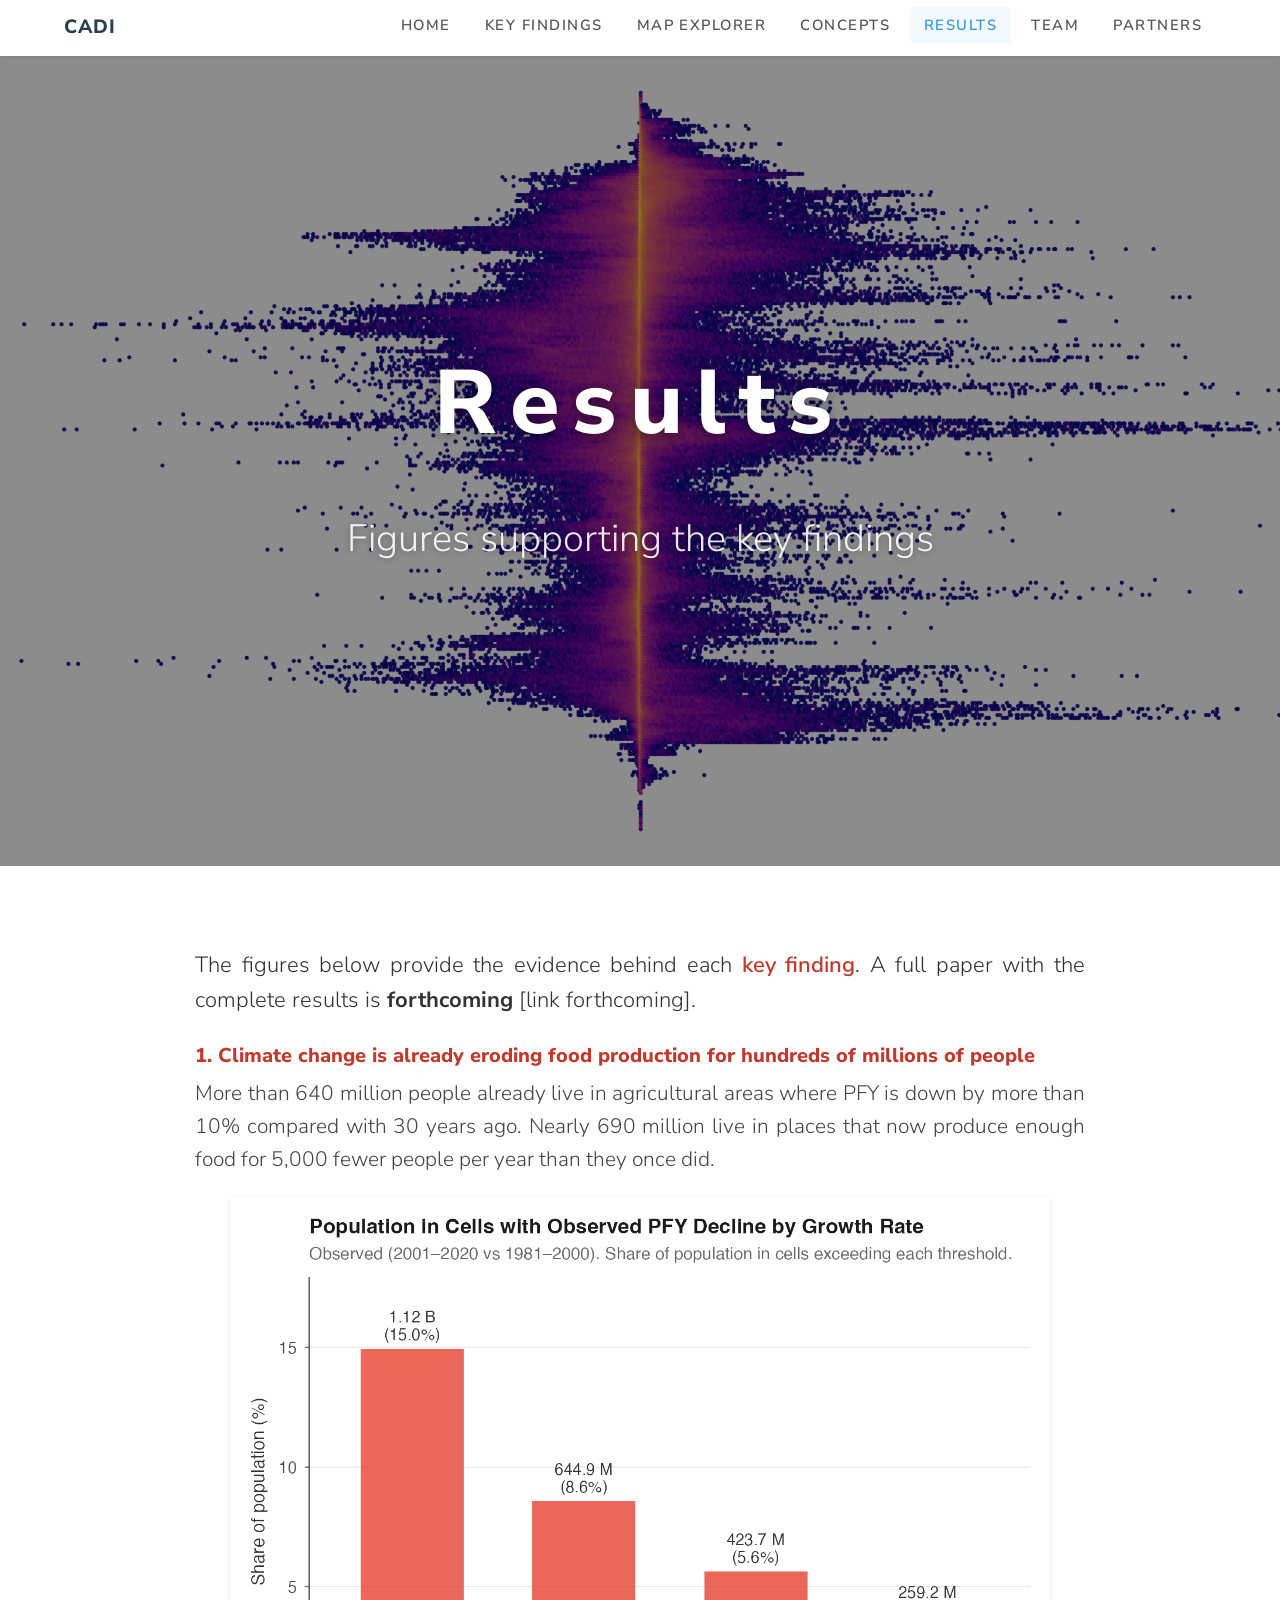
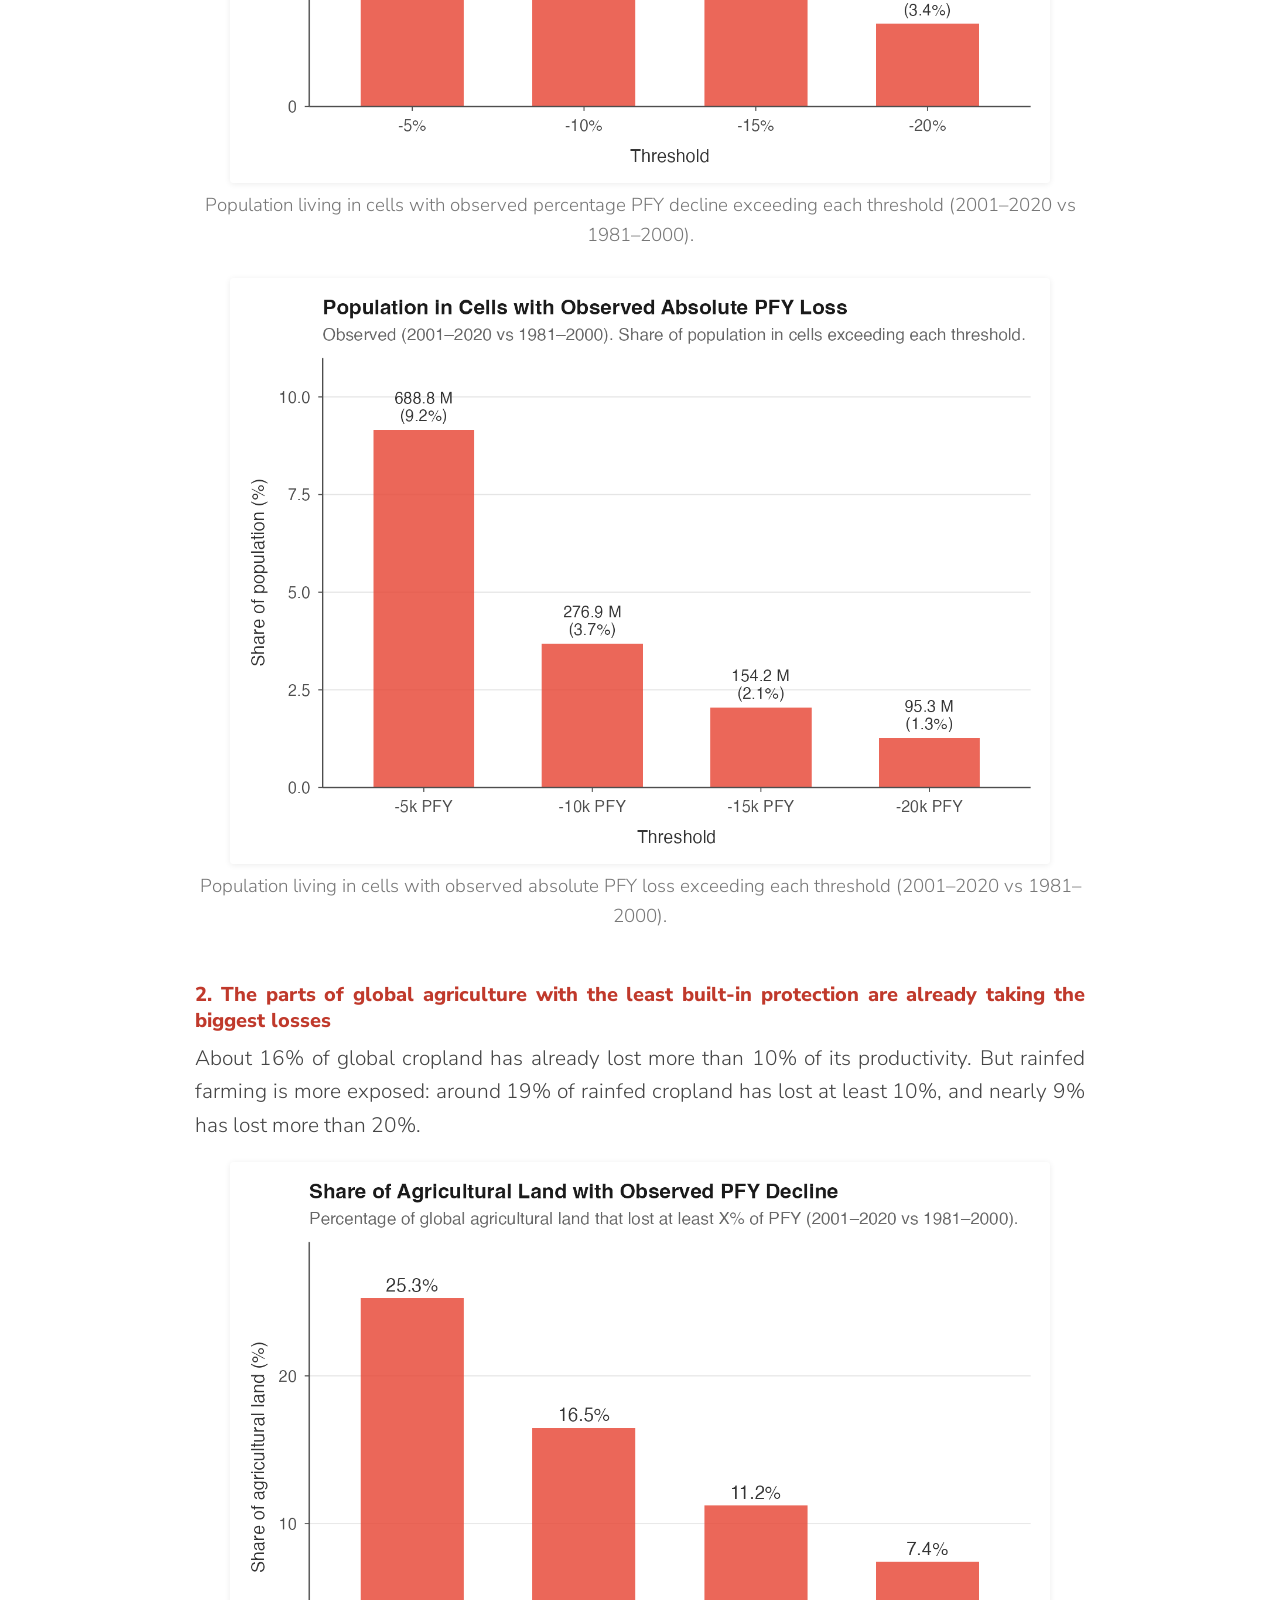
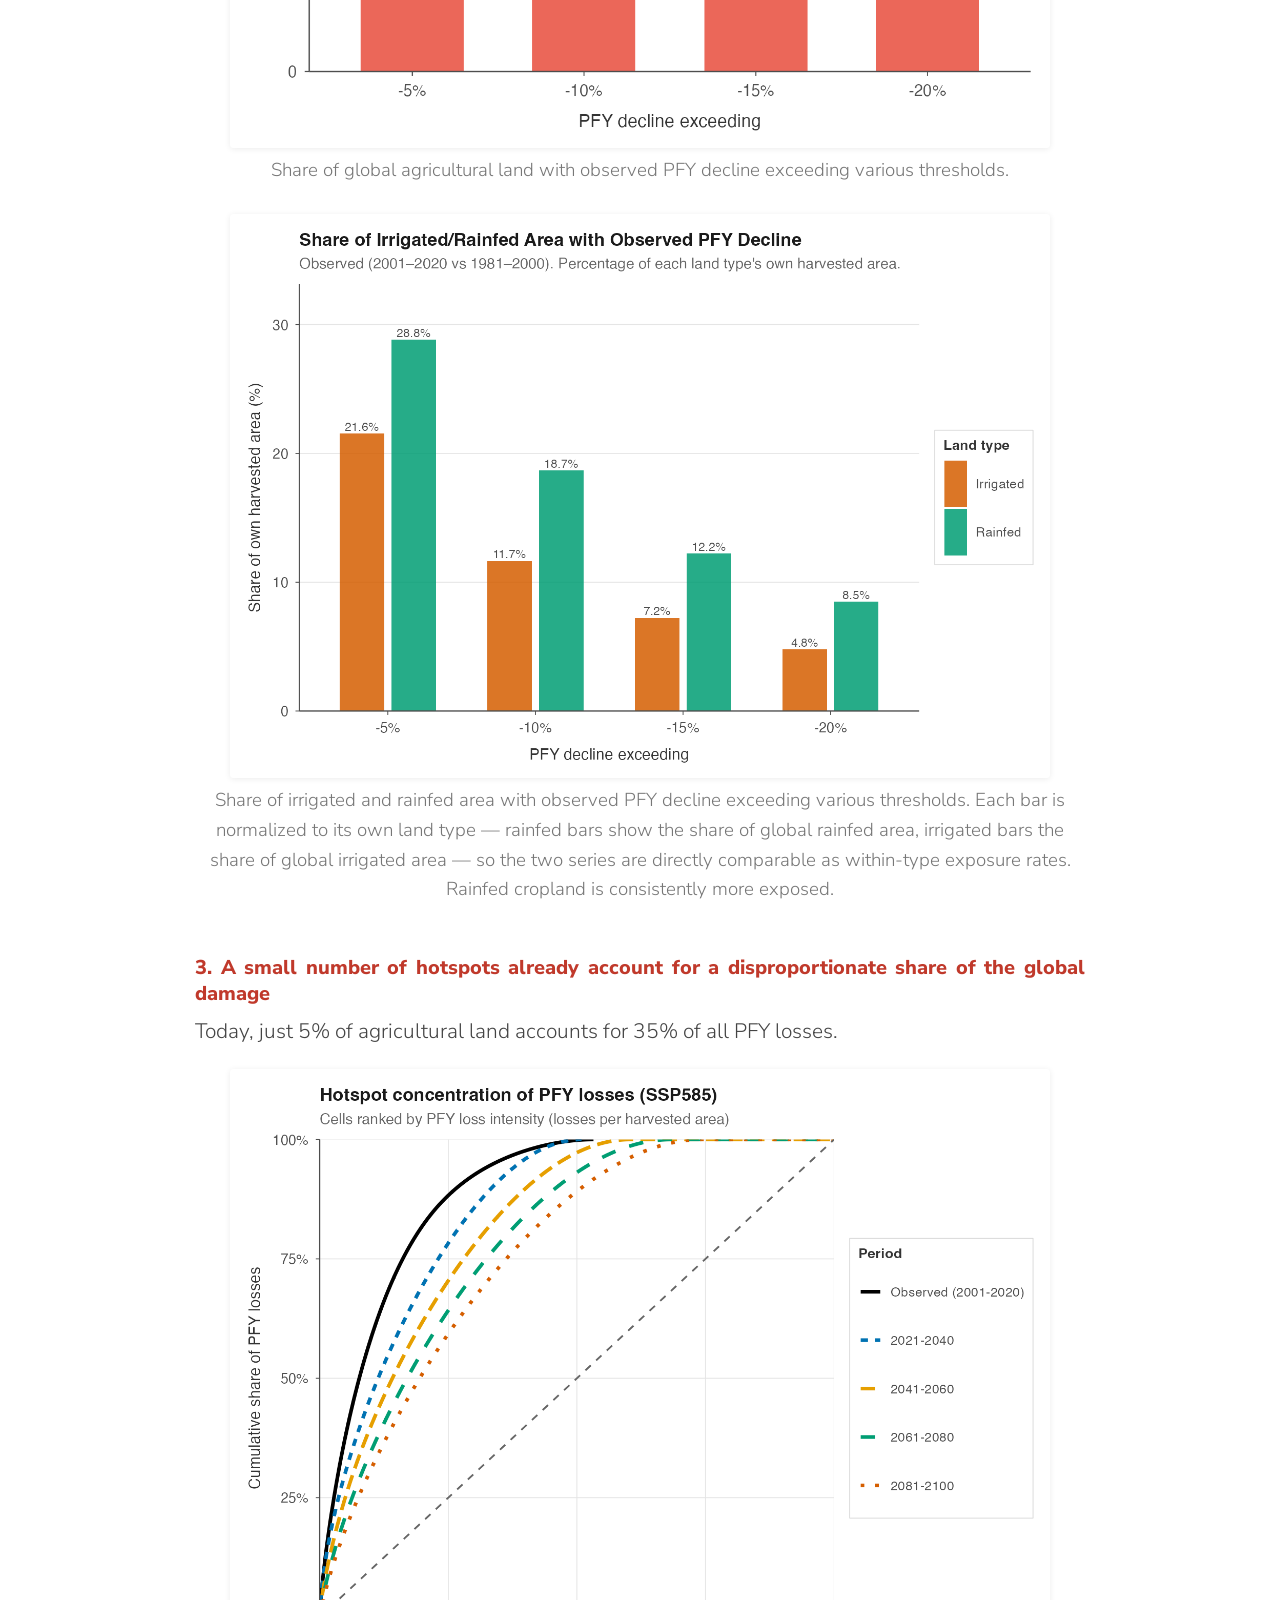
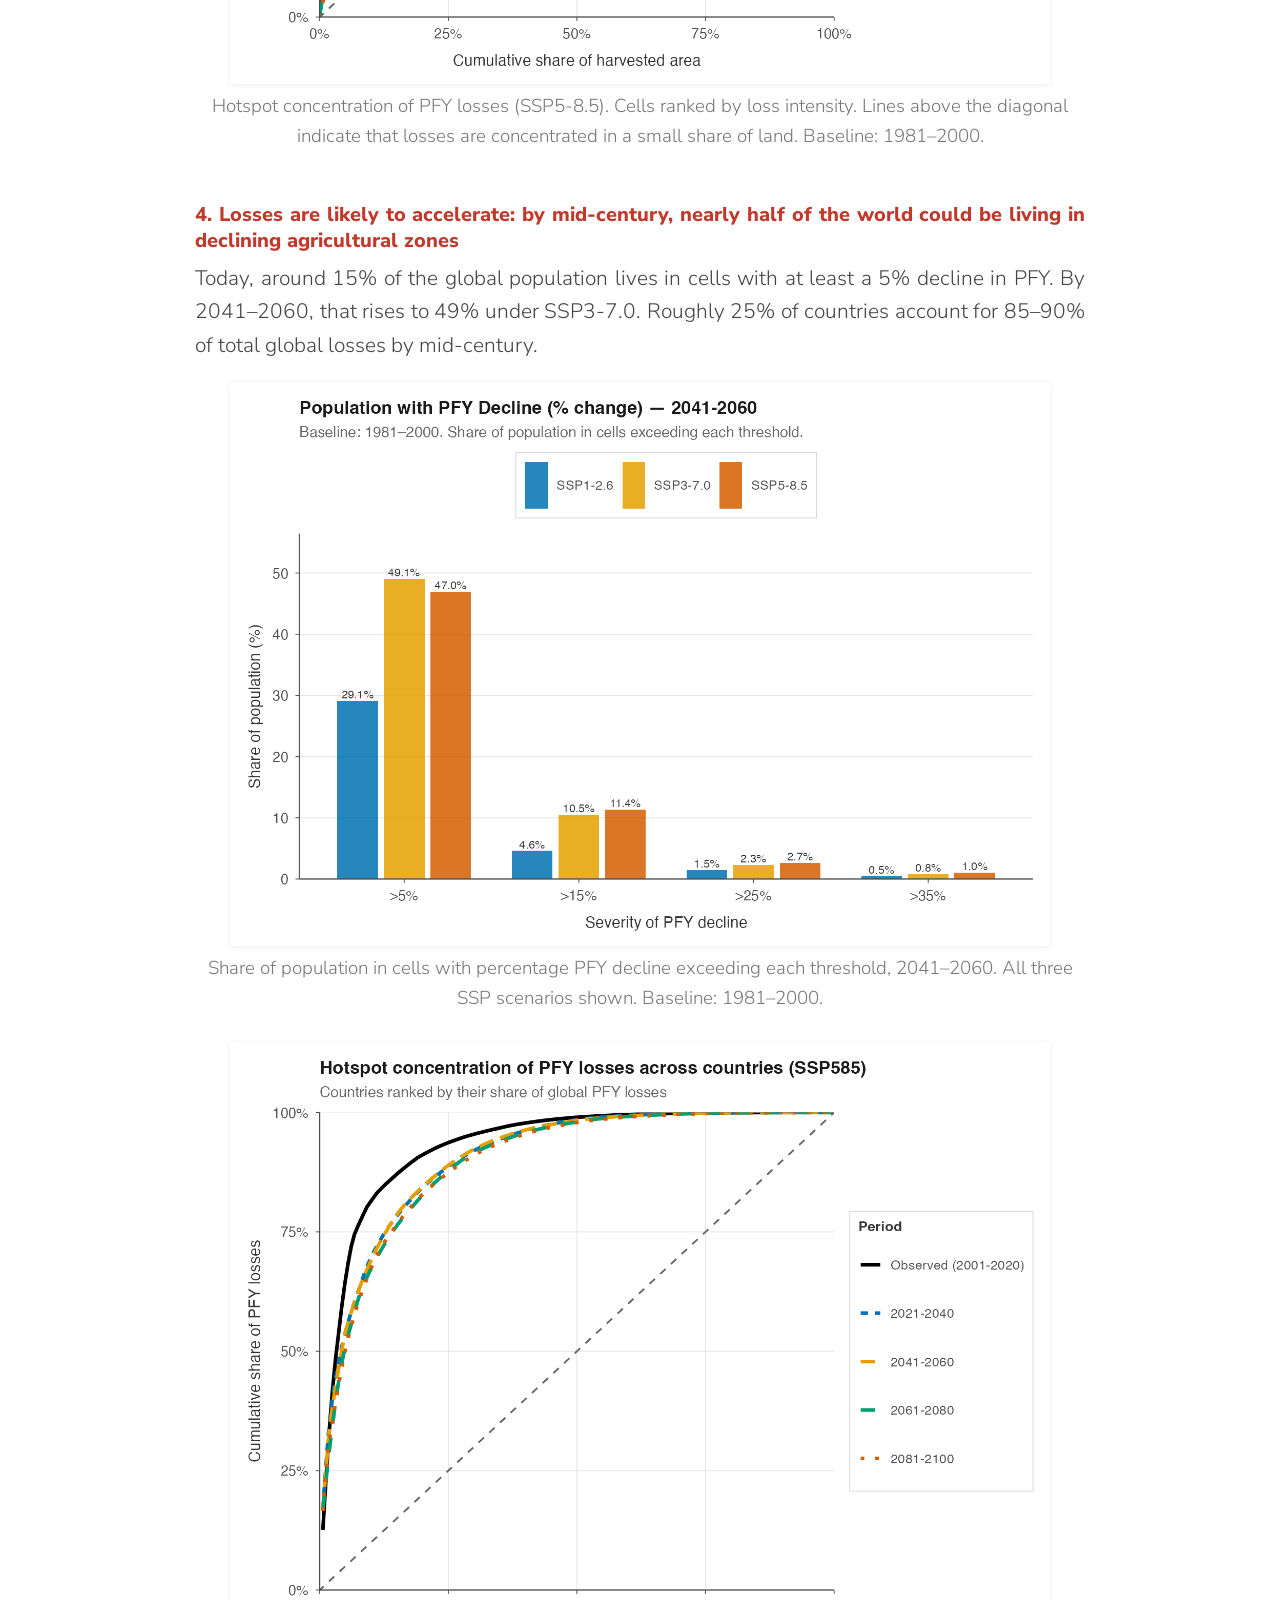
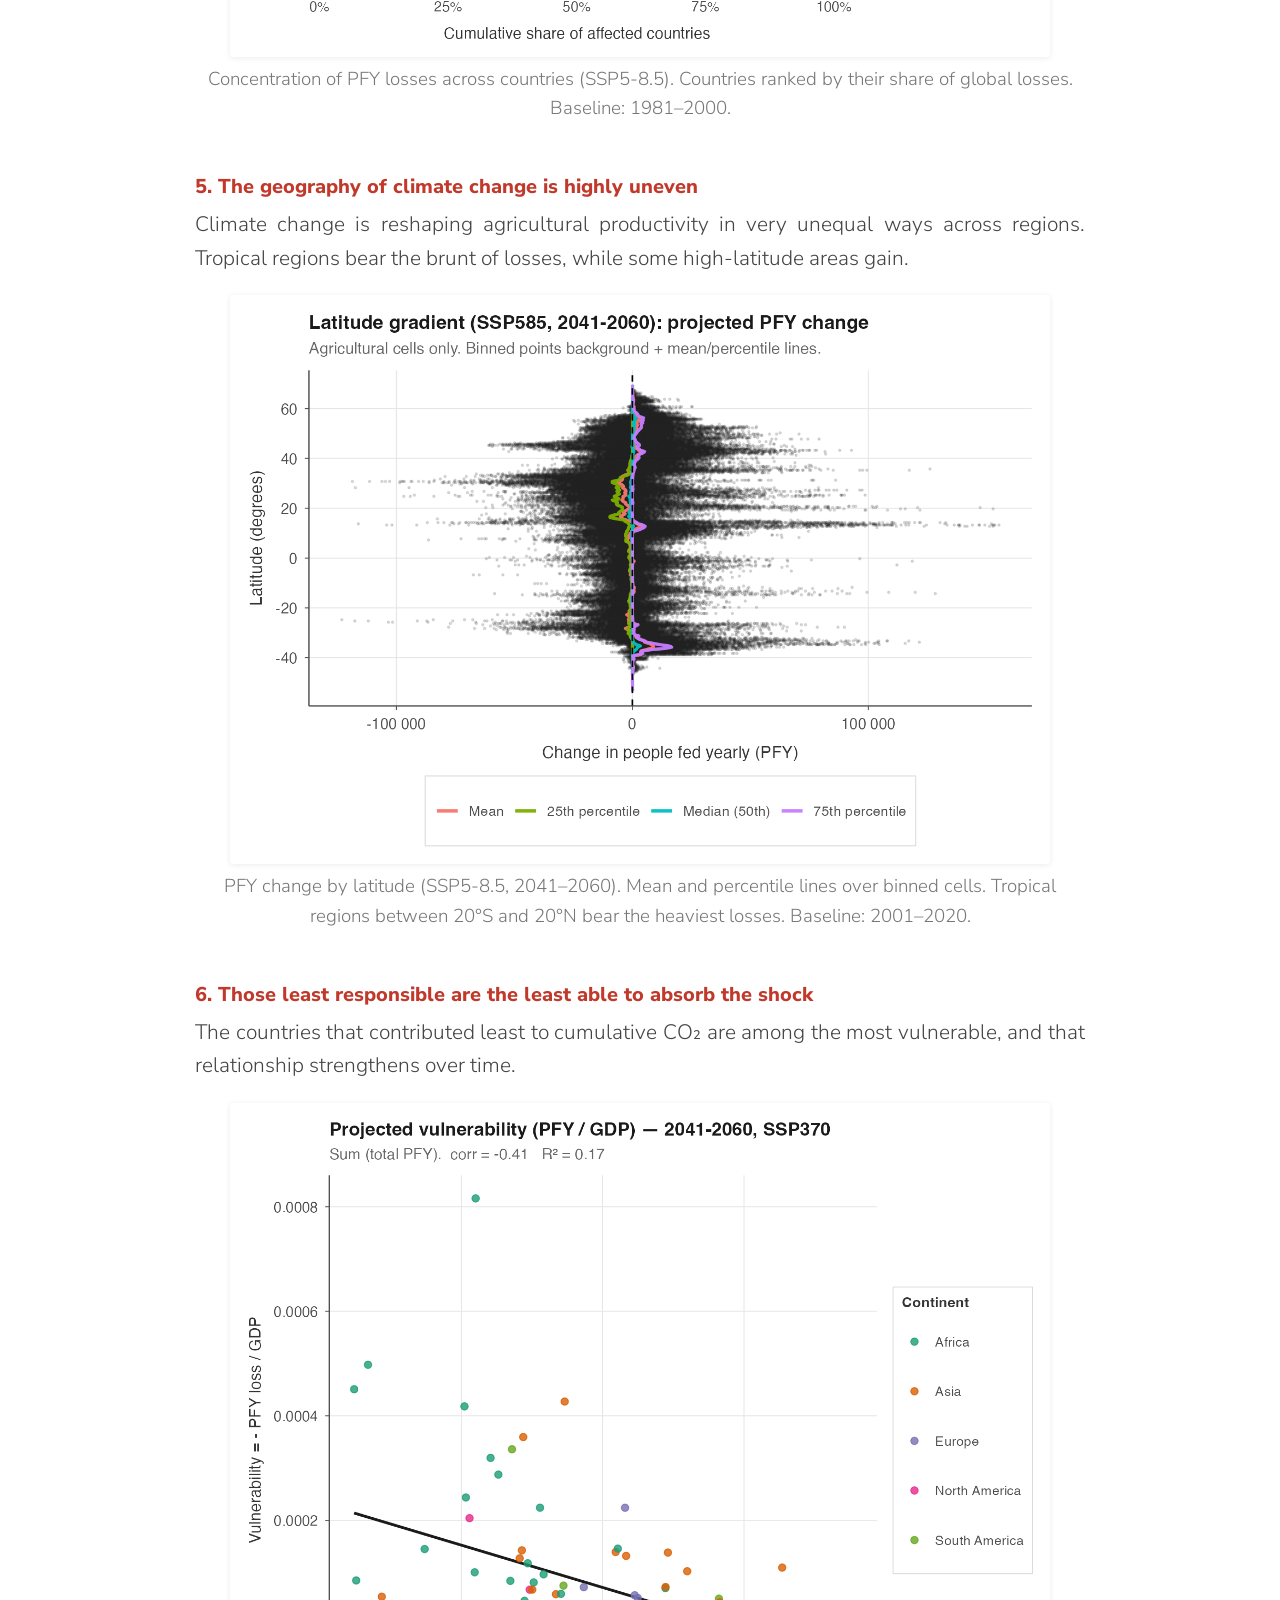
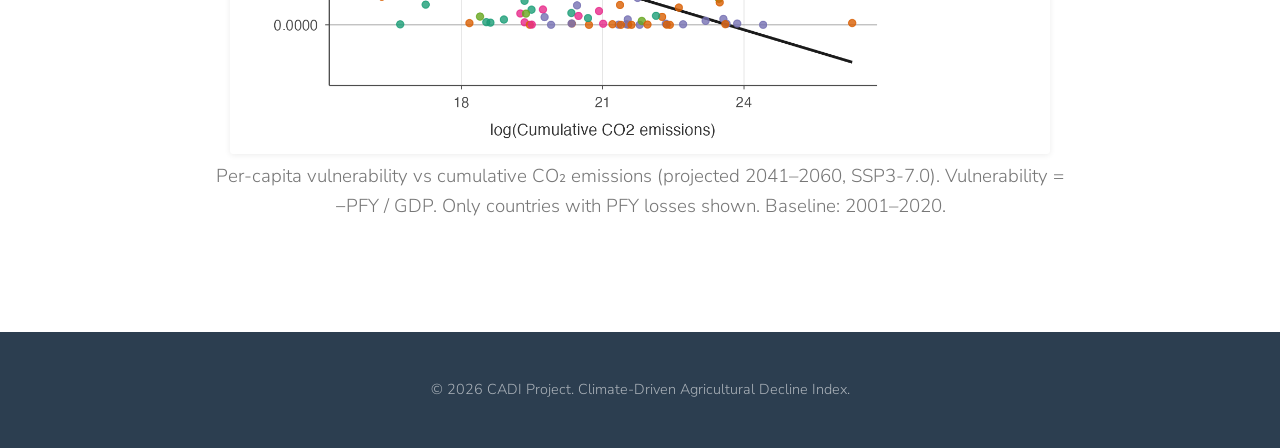
<file: results.html>
<!DOCTYPE html>
<html lang="en">
<head>
  <meta charset="UTF-8">
  <meta name="viewport" content="width=device-width, initial-scale=1">
  <title>CADI – Results</title>
  <link rel="stylesheet" href="css/cadi-style.css">
  <style>
    .result-finding { margin-bottom: 50px; }
    .result-finding .finding-title {
      font-size: 1.25rem;
      font-weight: 800;
      color: #c0392b;
      line-height: 1.3;
      margin-bottom: 8px;
    }
    .result-finding .finding-body {
      font-size: 0.95em;
      color: #444;
      line-height: 1.6;
      margin-bottom: 20px;
    }
    .result-figure { margin-bottom: 28px; }
    .result-figure img {
      width: 100%;
      max-width: 820px;
      display: block;
      margin: 0 auto;
      border-radius: 4px;
      box-shadow: 0 1px 6px rgba(0,0,0,0.08);
    }
    .result-figure .fig-caption {
      text-align: center;
      font-size: 0.85em;
      color: #777;
      margin-top: 8px;
    }
  </style>
</head>
<body class="has-navbar">

<!-- ===== Navbar ===== -->
<nav class="cadi-navbar">
  <div class="nav-container">
    <a href="index.html" class="nav-brand">CADI</a>
    <button class="nav-toggle" aria-label="Toggle navigation" onclick="document.querySelector('.nav-links').classList.toggle('open')">
      <span></span><span></span><span></span>
    </button>
    <ul class="nav-links">
      <li><a href="index.html">Home</a></li>
      <li><a href="index.html#key-findings">Key Findings</a></li>
      <li><a href="ssp370_absolute.html">Map Explorer</a></li>
      <li><a href="concepts.html">Concepts</a></li>
      <li><a href="results.html" class="active">Results</a></li>
      <li><a href="team.html">Team</a></li>
      <li><a href="partners.html">Partners</a></li>
    </ul>
  </div>
</nav>

<!-- ===== Hero Section with latitude density background ===== -->
<section class="cadi-hero" style="background-image: url('latitude_density_bg.png');">
  <div class="cadi-hero-content">
    <div class="hero-abbrev" style="font-size: 90px;">Results</div>
    <div class="hero-title" style="font-size: 42px;"><span style="font-size: 38px;">Figures supporting the key findings</span></div>
  </div>
</section>

<div class="cadi-section" style="font-size: 22px; line-height: 1.6;">

  <p>The figures below provide the evidence behind each <a href="index.html#key-findings" style="color: #c0392b; font-weight: 600;">key finding</a>. A full paper with the complete results is <strong>forthcoming</strong> [link forthcoming].</p>

  <!-- ===== Finding 1 ===== -->
  <div class="result-finding">
    <div class="finding-title">1. Climate change is already eroding food production for hundreds of millions of people</div>
    <div class="finding-body">More than 640 million people already live in agricultural areas where PFY is down by more than 10% compared with 30 years ago. Nearly 690 million live in places that now produce enough food for 5,000 fewer people per year than they once did.</div>

    <div class="result-figure">
      <img src="img/results/m1_pop_by_growth_rate_bar.png" alt="Population in cells with percentage PFY decline">
      <div class="fig-caption">Population living in cells with observed percentage PFY decline exceeding each threshold (2001–2020 vs 1981–2000).</div>
    </div>

    <div class="result-figure">
      <img src="img/results/m1_pop_by_pfy_dif_bar.png" alt="Population in cells with absolute PFY loss">
      <div class="fig-caption">Population living in cells with observed absolute PFY loss exceeding each threshold (2001–2020 vs 1981–2000).</div>
    </div>
  </div>

  <!-- ===== Finding 2 ===== -->
  <div class="result-finding">
    <div class="finding-title">2. The parts of global agriculture with the least built-in protection are already taking the biggest losses</div>
    <div class="finding-body">About 16% of global cropland has already lost more than 10% of its productivity. But rainfed farming is more exposed: around 19% of rainfed cropland has lost at least 10%, and nearly 9% has lost more than 20%.</div>

    <div class="result-figure">
      <img src="img/results/m1_cropland_affected_bar.png" alt="Cropland affected by PFY decline">
      <div class="fig-caption">Share of global agricultural land with observed PFY decline exceeding various thresholds.</div>
    </div>

    <div class="result-figure">
      <img src="img/results/m1_loss_irr_rfed_bar_share.png" alt="Irrigated vs rainfed losses">
      <div class="fig-caption">Share of irrigated and rainfed area with observed PFY decline exceeding various thresholds. Each bar is normalized to its own land type — rainfed bars show the share of global rainfed area, irrigated bars the share of global irrigated area — so the two series are directly comparable as within-type exposure rates. Rainfed cropland is consistently more exposed.</div>
    </div>
  </div>

  <!-- ===== Finding 3 ===== -->
  <div class="result-finding">
    <div class="finding-title">3. A small number of hotspots already account for a disproportionate share of the global damage</div>
    <div class="finding-body">Today, just 5% of agricultural land accounts for 35% of all PFY losses.</div>

    <div class="result-figure">
      <img src="img/results/m2_hotspot_concentration_cells_base8100.png" alt="Hotspot concentration curve">
      <div class="fig-caption">Hotspot concentration of PFY losses (SSP5-8.5). Cells ranked by loss intensity. Lines above the diagonal indicate that losses are concentrated in a small share of land. Baseline: 1981–2000.</div>
    </div>
  </div>

  <!-- ===== Finding 4 ===== -->
  <div class="result-finding">
    <div class="finding-title">4. Losses are likely to accelerate: by mid-century, nearly half of the world could be living in declining agricultural zones</div>
    <div class="finding-body">Today, around 15% of the global population lives in cells with at least a 5% decline in PFY. By 2041–2060, that rises to 49% under SSP3-7.0. Roughly 25% of countries account for 85–90% of total global losses by mid-century.</div>

    <div class="result-figure">
      <img src="img/results/m2_ssp_justification_pct_4160_base8100.png" alt="Population with PFY decline by mid-century">
      <div class="fig-caption">Share of population in cells with percentage PFY decline exceeding each threshold, 2041–2060. All three SSP scenarios shown. Baseline: 1981–2000.</div>
    </div>

    <div class="result-figure">
      <img src="img/results/m4_hotspot_concentration_countries_base8100.png" alt="Country concentration of losses">
      <div class="fig-caption">Concentration of PFY losses across countries (SSP5-8.5). Countries ranked by their share of global losses. Baseline: 1981–2000.</div>
    </div>
  </div>

  <!-- ===== Finding 5 ===== -->
  <div class="result-finding">
    <div class="finding-title">5. The geography of climate change is highly uneven</div>
    <div class="finding-body">Climate change is reshaping agricultural productivity in very unequal ways across regions. Tropical regions bear the brunt of losses, while some high-latitude areas gain.</div>

    <div class="result-figure">
      <img src="img/results/m2_latitude_ssp585_4160_base0120.png" alt="Latitude gradient of PFY change">
      <div class="fig-caption">PFY change by latitude (SSP5-8.5, 2041–2060). Mean and percentile lines over binned cells. Tropical regions between 20°S and 20°N bear the heaviest losses. Baseline: 2001–2020.</div>
    </div>
  </div>

  <!-- ===== Finding 6 ===== -->
  <div class="result-finding">
    <div class="finding-title">6. Those least responsible are the least able to absorb the shock</div>
    <div class="finding-body">The countries that contributed least to cumulative CO₂ are among the most vulnerable, and that relationship strengthens over time.</div>

    <div class="result-figure">
      <img src="img/results/m41_vulnerability_pc_cumemiss_vs_vuln_pc_proj_4160_ssp370_base0120.png" alt="Vulnerability vs cumulative emissions">
      <div class="fig-caption">Per-capita vulnerability vs cumulative CO₂ emissions (projected 2041–2060, SSP3-7.0). Vulnerability = −PFY / GDP. Only countries with PFY losses shown. Baseline: 2001–2020.</div>
    </div>
  </div>

</div>

<!-- ===== Footer ===== -->
<footer class="cadi-footer">
  <p>&copy; 2026 CADI Project. Climate-Driven Agricultural Decline Index.</p>
</footer>

</body>
</html>
</file>
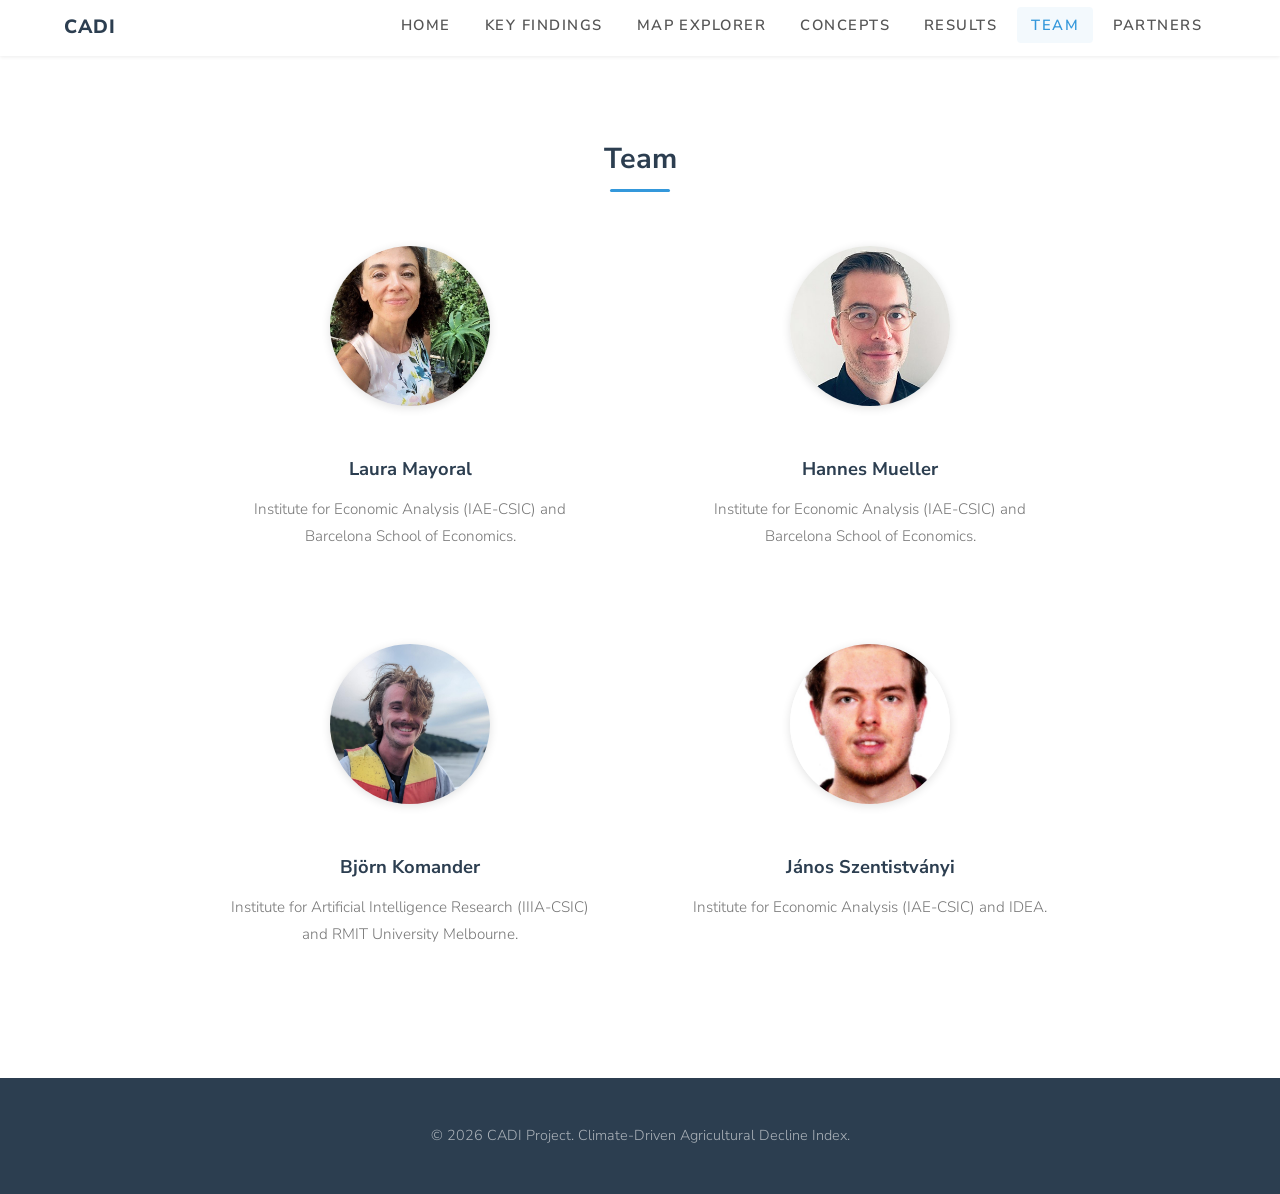
<file: team.html>
<!DOCTYPE html>
<html lang="en">
<head>
  <meta charset="UTF-8">
  <meta name="viewport" content="width=device-width, initial-scale=1">
  <title>CADI – Team</title>
  <link rel="stylesheet" href="css/cadi-style.css">
</head>
<body class="has-navbar">

<!-- ===== Navbar ===== -->
<nav class="cadi-navbar">
  <div class="nav-container">
    <a href="index.html" class="nav-brand">CADI</a>
    <button class="nav-toggle" aria-label="Toggle navigation" onclick="document.querySelector('.nav-links').classList.toggle('open')">
      <span></span><span></span><span></span>
    </button>
    <ul class="nav-links">
      <li><a href="index.html">Home</a></li>
      <li><a href="index.html#key-findings">Key Findings</a></li>
      <li><a href="ssp370_absolute.html">Map Explorer</a></li>
      <li><a href="concepts.html">Concepts</a></li>
      <li><a href="results.html">Results</a></li>
      <li><a href="team.html" class="active">Team</a></li>
      <li><a href="partners.html">Partners</a></li>
    </ul>
  </div>
</nav>

<div class="cadi-section">

  <div class="section-heading">
    <h2>Team</h2>
  </div>

  <div class="team-grid">

    <div class="team-card">
      <img src="img/laura.jpg" alt="Laura Mayoral">
      <h4>Laura Mayoral</h4>
      <p class="role">Institute for Economic Analysis (IAE-CSIC) and Barcelona School of Economics.</p>
    </div>

    <div class="team-card">
      <img src="img/hannes-mueller.jpg" alt="Hannes Mueller">
      <h4>Hannes Mueller</h4>
      <p class="role">Institute for Economic Analysis (IAE-CSIC) and Barcelona School of Economics.</p>
    </div>

    <div class="team-card">
      <img src="img/bjoern.jpg" alt="Björn Komander">
      <h4>Björn Komander</h4>
      <p class="role">Institute for Artificial Intelligence Research (IIIA-CSIC) and RMIT University Melbourne.</p>
    </div>

    <div class="team-card">
      <img src="img/janos.jpg" alt="János Szentistványi">
      <h4>János Szentistványi</h4>
      <p class="role">Institute for Economic Analysis (IAE-CSIC) and IDEA.</p>
    </div>

  </div>

</div>

<!-- ===== Footer ===== -->
<footer class="cadi-footer">
  <p>&copy; 2026 CADI Project. Climate-Driven Agricultural Decline Index.</p>
</footer>

</body>
</html>
</file>
<file: css/cadi-style.css>
/* =============================================================================
   CADI Website Styles
   Inspired by Laura's template (Nunito Sans, hero sections, scroll navbar)
   ============================================================================= */

/* ---------- Base & Typography ---------- */
@import url('https://fonts.googleapis.com/css2?family=Nunito+Sans:wght@200;300;400;600;700;800&display=swap');

*, *::before, *::after {
  box-sizing: border-box;
}

html {
  scroll-behavior: smooth;
}

body {
  font-family: 'Nunito Sans', Arial, sans-serif;
  font-size: 18px;
  font-weight: 300;
  line-height: 1.75;
  color: #333;
  background: #fff;
  margin: 0;
  padding: 0;
  text-align: justify;
}

h1, h2, h3, h4, h5, h6 {
  font-family: 'Nunito Sans', Arial, sans-serif;
  font-weight: 700;
  color: #2c3e50;
  line-height: 1.3;
  text-align: left;
}

h1 { font-size: 2.4rem; }
h2 { font-size: 1.8rem; margin-bottom: 1rem; }
h3 { font-size: 1.4rem; }
h4 { font-size: 1.15rem; }

p {
  margin-bottom: 1.1em;
}

a {
  color: #3498db;
  text-decoration: none;
  transition: color 0.3s;
}
a:hover {
  color: #2980b9;
  text-decoration: underline;
}

strong {
  font-weight: 700;
}

ul, ol {
  padding-left: 1.5em;
}
li {
  margin-bottom: 0.4em;
}

/* ---------- Navbar ---------- */
.cadi-navbar {
  position: fixed;
  top: 0;
  left: 0;
  right: 0;
  z-index: 1000;
  background: rgba(255, 255, 255, 0.97);
  box-shadow: 0 1px 4px rgba(0, 0, 0, 0.08);
  transition: background 0.3s, box-shadow 0.3s;
  font-family: 'Nunito Sans', Arial, sans-serif;
}

.cadi-navbar .nav-container {
  max-width: 1200px;
  margin: 0 auto;
  display: flex;
  align-items: center;
  justify-content: space-between;
  padding: 0 24px;
  height: 56px;
}

.cadi-navbar .nav-brand {
  font-size: 1.2rem;
  font-weight: 800;
  color: #2c3e50;
  text-decoration: none;
  letter-spacing: 0.05em;
  text-transform: uppercase;
}
.cadi-navbar .nav-brand:hover {
  color: #3498db;
  text-decoration: none;
}

.cadi-navbar .nav-links {
  display: flex;
  list-style: none;
  margin: 0;
  padding: 0;
  gap: 6px;
}

.cadi-navbar .nav-links li a {
  font-size: 0.92rem;
  font-weight: 600;
  color: #555;
  text-decoration: none;
  text-transform: uppercase;
  letter-spacing: 0.1em;
  padding: 8px 14px;
  border-radius: 4px;
  transition: color 0.3s, background 0.3s;
}

.cadi-navbar .nav-links li a:hover,
.cadi-navbar .nav-links li a.active {
  color: #3498db;
  background: rgba(52, 152, 219, 0.06);
  text-decoration: none;
}

/* Mobile hamburger */
.cadi-navbar .nav-toggle {
  display: none;
  background: none;
  border: none;
  cursor: pointer;
  padding: 8px;
}
.cadi-navbar .nav-toggle span {
  display: block;
  width: 24px;
  height: 2px;
  background: #2c3e50;
  margin: 5px 0;
  transition: 0.3s;
}

@media (max-width: 768px) {
  .cadi-navbar .nav-toggle {
    display: block;
  }
  .cadi-navbar .nav-links {
    display: none;
    flex-direction: column;
    position: absolute;
    top: 56px;
    left: 0;
    right: 0;
    background: #fff;
    box-shadow: 0 4px 12px rgba(0, 0, 0, 0.1);
    padding: 12px 0;
  }
  .cadi-navbar .nav-links.open {
    display: flex;
  }
  .cadi-navbar .nav-links li a {
    padding: 12px 24px;
    font-size: 0.9rem;
  }
}

/* ---------- Hero Section (Landing page) ---------- */
.cadi-hero {
  position: relative;
  width: 100%;
  min-height: 90vh;
  background-size: cover;
  background-position: center center;
  background-repeat: no-repeat;
  display: flex;
  align-items: center;
  justify-content: center;
  overflow: hidden;
}

.cadi-hero::before {
  content: "";
  position: absolute;
  inset: 0;
  background: rgba(0, 0, 0, 0.45);
}

.cadi-hero-content {
  position: relative;
  z-index: 2;
  text-align: center;
  color: #fff;
  max-width: 820px;
  padding: 100px 30px 60px;
}

.cadi-hero-content .hero-abbrev {
  font-size: 4.5rem;
  font-weight: 800;
  letter-spacing: 0.15em;
  margin-bottom: 0.2em;
  text-shadow: 0 2px 12px rgba(0, 0, 0, 0.4);
}

.cadi-hero-content .hero-title {
  font-size: 1.5rem;
  font-weight: 300;
  color: rgba(255, 255, 255, 0.9);
  margin-bottom: 1.5em;
  text-shadow: 0 1px 6px rgba(0, 0, 0, 0.3);
}

.cadi-hero-content .hero-subtitle {
  font-size: 1.15rem;
  font-weight: 300;
  color: rgba(255, 255, 255, 0.75);
  line-height: 1.7;
}

@media (max-width: 600px) {
  .cadi-hero-content .hero-abbrev {
    font-size: 2.8rem;
  }
  .cadi-hero-content .hero-title {
    font-size: 1.15rem;
  }
}

/* ---------- Mobile: scale down large fonts ---------- */
@media (max-width: 768px) {
  /* Justified text looks bad on narrow screens (huge inter-word gaps
     on short lines). Switch to left-aligned on mobile. */
  body {
    text-align: left;
  }

  /* Override inline font-size on home page cadi-section */
  .cadi-section {
    font-size: 17px !important;
    line-height: 1.65 !important;
  }

  /* Shorter hero on mobile so background-size:cover doesn't over-zoom
     a landscape image on a portrait screen. A flatter hero aspect
     ratio is closer to the source images (both map and latitude plot
     are landscape), so less of the image gets cropped away. */
  .cadi-hero {
    min-height: 55vh;
  }
  .cadi-hero-content {
    padding: 48px 24px 32px;
  }

  .cadi-hero-content .hero-abbrev {
    font-size: 2.8rem !important;
  }
  .cadi-hero-content .hero-title,
  .cadi-hero-content .hero-title span {
    font-size: 1.2rem !important;
  }
  .cadi-hero-content .hero-subtitle,
  .cadi-hero-content .hero-subtitle span {
    font-size: 0.95rem !important;
  }

  .baseline-box {
    font-size: 15px !important;
    padding: 18px 20px;
  }
  .baseline-box h3 {
    font-size: 1.25em !important;
  }
  .baseline-timeline {
    font-size: 13px !important;
    flex-direction: column;
    align-items: center;
    gap: 4px;
  }
  .timeline-block {
    min-width: 90px;
    padding: 8px 10px;
  }
  .timeline-arrow {
    transform: rotate(90deg);
    padding: 2px 0;
  }

  .finding-card .finding-number {
    font-size: 1.3rem;
  }
  .finding-card .finding-text {
    font-size: 0.9em;
  }

  .section-heading h2 {
    font-size: 1.3rem;
  }

  .findings-grid {
    gap: 16px;
  }
  .finding-card {
    padding: 18px 20px;
  }
}

/* ---------- Content Sections ---------- */
.cadi-section {
  max-width: 950px;
  margin: 0 auto;
  padding: 60px 30px;
}

.cadi-section-wide {
  max-width: 1100px;
  margin: 0 auto;
  padding: 60px 30px;
}

.section-heading {
  text-align: center;
  margin-bottom: 1.5rem;
}

.section-heading h2 {
  text-align: center;
}

.section-heading h2::after {
  content: '';
  display: block;
  width: 60px;
  height: 3px;
  background: #3498db;
  margin: 12px auto 0;
  border-radius: 2px;
}

/* ---------- Headline Findings ---------- */
.findings-grid {
  display: grid;
  grid-template-columns: 1fr;
  gap: 24px;
  margin: 30px 0;
}

.finding-card {
  background: #f8f9fa;
  border-left: 4px solid #c0392b;
  padding: 24px 28px;
  border-radius: 6px;
  box-shadow: 0 1px 4px rgba(0, 0, 0, 0.06);
}

.finding-card .finding-number {
  font-size: 1.25rem;
  font-weight: 800;
  color: #c0392b;
  line-height: 1.3;
  margin-bottom: 8px;
}

.finding-card .finding-text {
  font-size: 0.8em;
  color: #444;
  line-height: 1.6;
  text-align: left;
}

/* ---------- Baseline Definition Box ---------- */
.baseline-box {
  background: #eef6fb;
  border: 1px solid #bee0f5;
  border-radius: 8px;
  padding: 28px 32px;
  margin: 30px 0;
}

.baseline-box h3 {
  color: #2c3e50;
  margin-top: 0;
  margin-bottom: 12px;
  font-size: 1.6em;
}

.baseline-box p {
  margin-bottom: 0.6em;
  font-size: inherit;
}

.baseline-timeline {
  display: flex;
  align-items: center;
  justify-content: center;
  gap: 0;
  margin: 20px 0 10px;
  flex-wrap: wrap;
}

.timeline-block {
  text-align: center;
  padding: 12px 18px;
  border-radius: 6px;
  font-size: 0.85em;
  font-weight: 600;
  min-width: 140px;
}

.timeline-block.past {
  background: #d5e8d4;
  color: #2d6a2e;
}

.timeline-block.baseline {
  background: #dae8fc;
  color: #1a5276;
}

.timeline-block.future {
  background: #f8cecc;
  color: #922b21;
}

.timeline-arrow {
  font-size: 1.5rem;
  color: #999;
  padding: 0 8px;
}

/* ---------- Concepts Page ---------- */
.concept-term {
  background: #f8f9fa;
  border-radius: 8px;
  padding: 24px 28px;
  margin-bottom: 24px;
  border-left: 4px solid #3498db;
}

.concept-term h3 {
  margin-top: 0;
  color: #2c3e50;
}

.concept-term .disclaimer {
  background: #fff8e1;
  border: 1px solid #ffecb3;
  border-radius: 6px;
  padding: 14px 18px;
  margin-top: 12px;
  font-size: 0.95rem;
  color: #7d6608;
}

/* ---------- SSP Tooltip ---------- */
.ssp-tooltip {
  position: relative;
  display: inline;
  border-bottom: 1px dashed #3498db;
  cursor: help;
  color: #3498db;
}

.ssp-tooltip .ssp-tooltip-text {
  visibility: hidden;
  width: 340px;
  background-color: #2c3e50;
  color: #fff;
  text-align: left;
  border-radius: 6px;
  padding: 12px 16px;
  position: absolute;
  z-index: 10;
  bottom: 125%;
  left: 50%;
  transform: translateX(-50%);
  opacity: 0;
  transition: opacity 0.3s;
  font-size: 0.85rem;
  line-height: 1.5;
  box-shadow: 0 4px 12px rgba(0,0,0,0.2);
  pointer-events: none;
}

.ssp-tooltip .ssp-tooltip-text::after {
  content: "";
  position: absolute;
  top: 100%;
  left: 50%;
  margin-left: -5px;
  border-width: 5px;
  border-style: solid;
  border-color: #2c3e50 transparent transparent transparent;
}

.ssp-tooltip:hover .ssp-tooltip-text {
  visibility: visible;
  opacity: 1;
}

/* ---------- Footer ---------- */
.cadi-footer {
  background: #2c3e50;
  color: rgba(255, 255, 255, 0.6);
  text-align: center;
  padding: 30px 20px;
  font-size: 0.9rem;
}

.cadi-footer a {
  color: rgba(255, 255, 255, 0.8);
}

/* ---------- Team Page ---------- */
.team-grid {
  display: grid;
  grid-template-columns: repeat(2, 1fr);
  gap: 30px;
  margin: 30px 0;
}

@media (max-width: 768px) {
  .team-grid {
    grid-template-columns: 1fr;
  }
}

.team-card {
  text-align: center;
  padding: 24px;
}

.team-card img {
  width: 160px;
  height: 160px;
  object-fit: cover;
  border-radius: 50%;
  margin-bottom: 16px;
  box-shadow: 0 2px 10px rgba(0, 0, 0, 0.12);
}

.team-card h4 {
  margin-bottom: 4px;
  text-align: center;
}

.team-card .role {
  color: #777;
  font-size: 0.95rem;
  text-align: center;
}

/* ---------- Partners Page ---------- */
.partner-logos {
  display: flex;
  align-items: center;
  justify-content: center;
  gap: 50px;
  flex-wrap: wrap;
  margin: 30px 0;
}

.partner-logos img {
  max-height: 80px;
  max-width: 200px;
  filter: grayscale(30%);
  transition: filter 0.3s;
}

.partner-logos img:hover {
  filter: grayscale(0%);
}

/* ---------- Utility ---------- */
.text-center { text-align: center; }
.mt-2 { margin-top: 20px; }
.mt-4 { margin-top: 40px; }
.mb-2 { margin-bottom: 20px; }
.mb-4 { margin-bottom: 40px; }

/* Body offset for fixed navbar */
body.has-navbar {
  padding-top: 56px;
}

/* MathJax styling override */
.MathJax_Display {
  overflow-x: auto;
  overflow-y: hidden;
}
</file>
